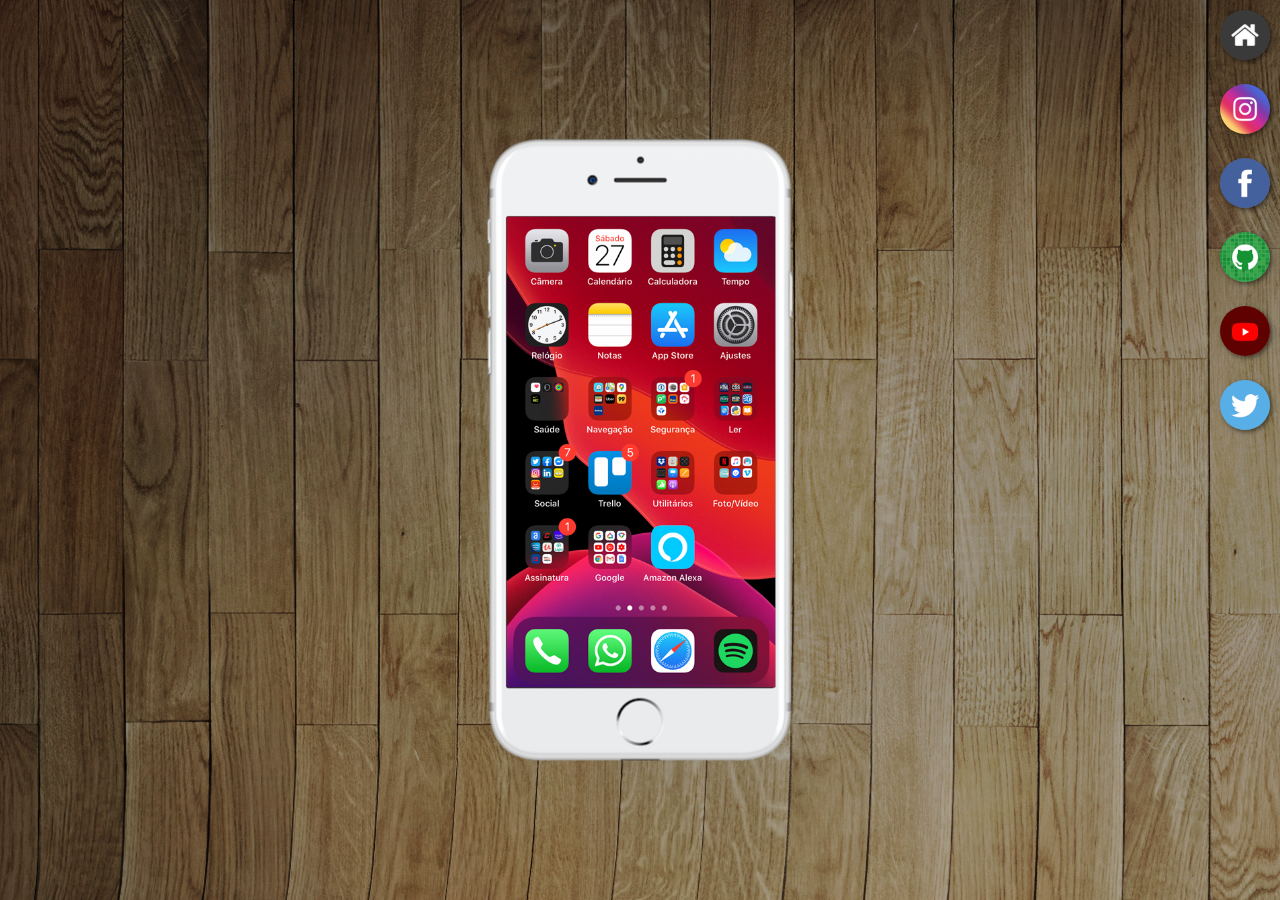
<file: index.html>
<!DOCTYPE html>
<html lang="pt-br">
<head>
    <meta charset="UTF-8">
    <meta name="viewport" content="width=device-width, initial-scale=1.0">
    <link rel="shortcut icon" href="favicon.ico" type="image/x-icon">
    <title>Projeto Redes Sociais</title>
    <link rel="stylesheet" href="estilos/style.css">
</head>
<body>
    <main>
        <section id="telefone">
           <iframe src="home.html" name="tela" id="tela" frameborder="0"></iframe>
        </section>

        <section id="redes-sociais">
            <a href="" target="tela"><img src="imagens/logo-home.jpg" alt=""></a> <br>
            <a href="instagram.html" target="tela"><img src="imagens/logo-instagram.jpg" alt=""></a> <br>
            <a href="facebook.html" target="tela"><img src="imagens/logo-facebook.jpg" alt=""></a> <br>
            <a href="github.html" target="tela"><img src="imagens/logo-github.jpg" alt=""></a> <br>
            <a href="youtube.html" target="tela"><img src="imagens/logo-youtube.jpg" alt=""></a> <br>
            <a href="x.html" target="tela"><img src="imagens/logo-twitter.jpg" alt=""></a> <br>
        </section>
    </main>
</body>
</html>
</file>
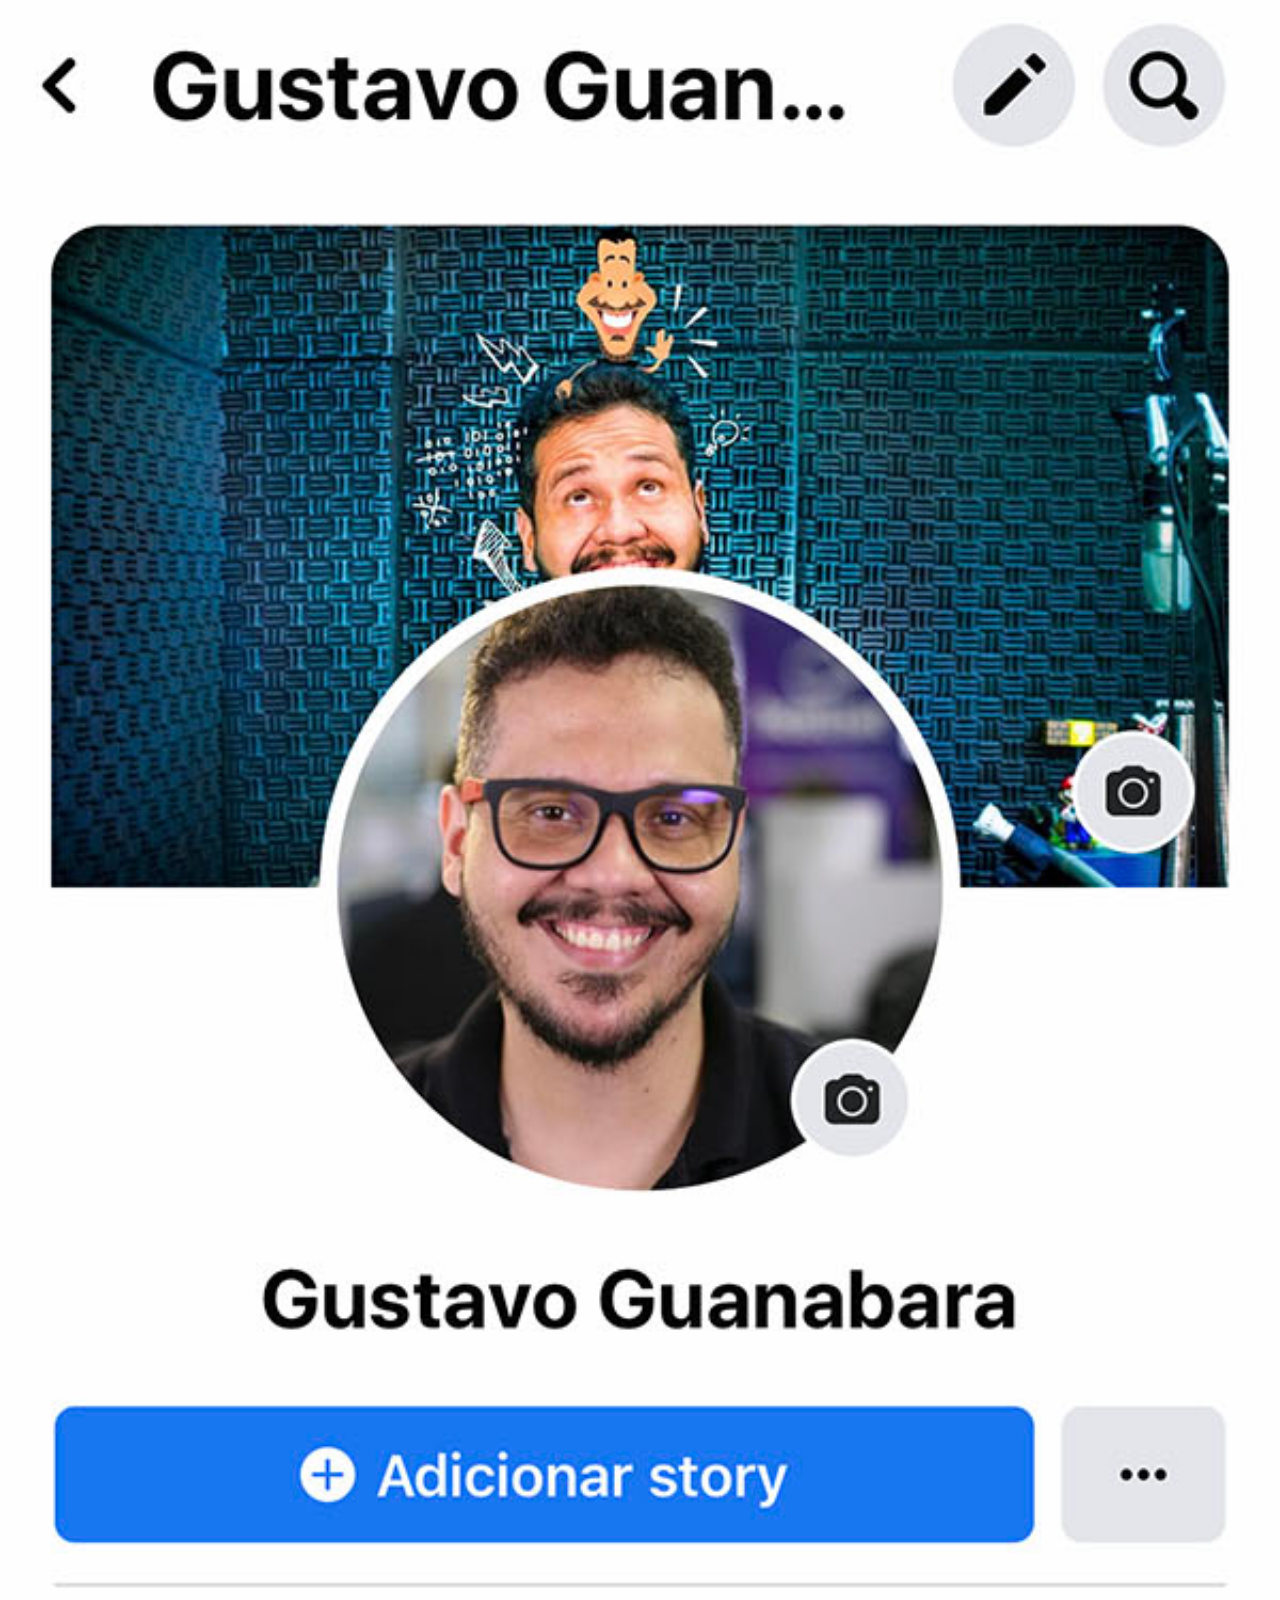
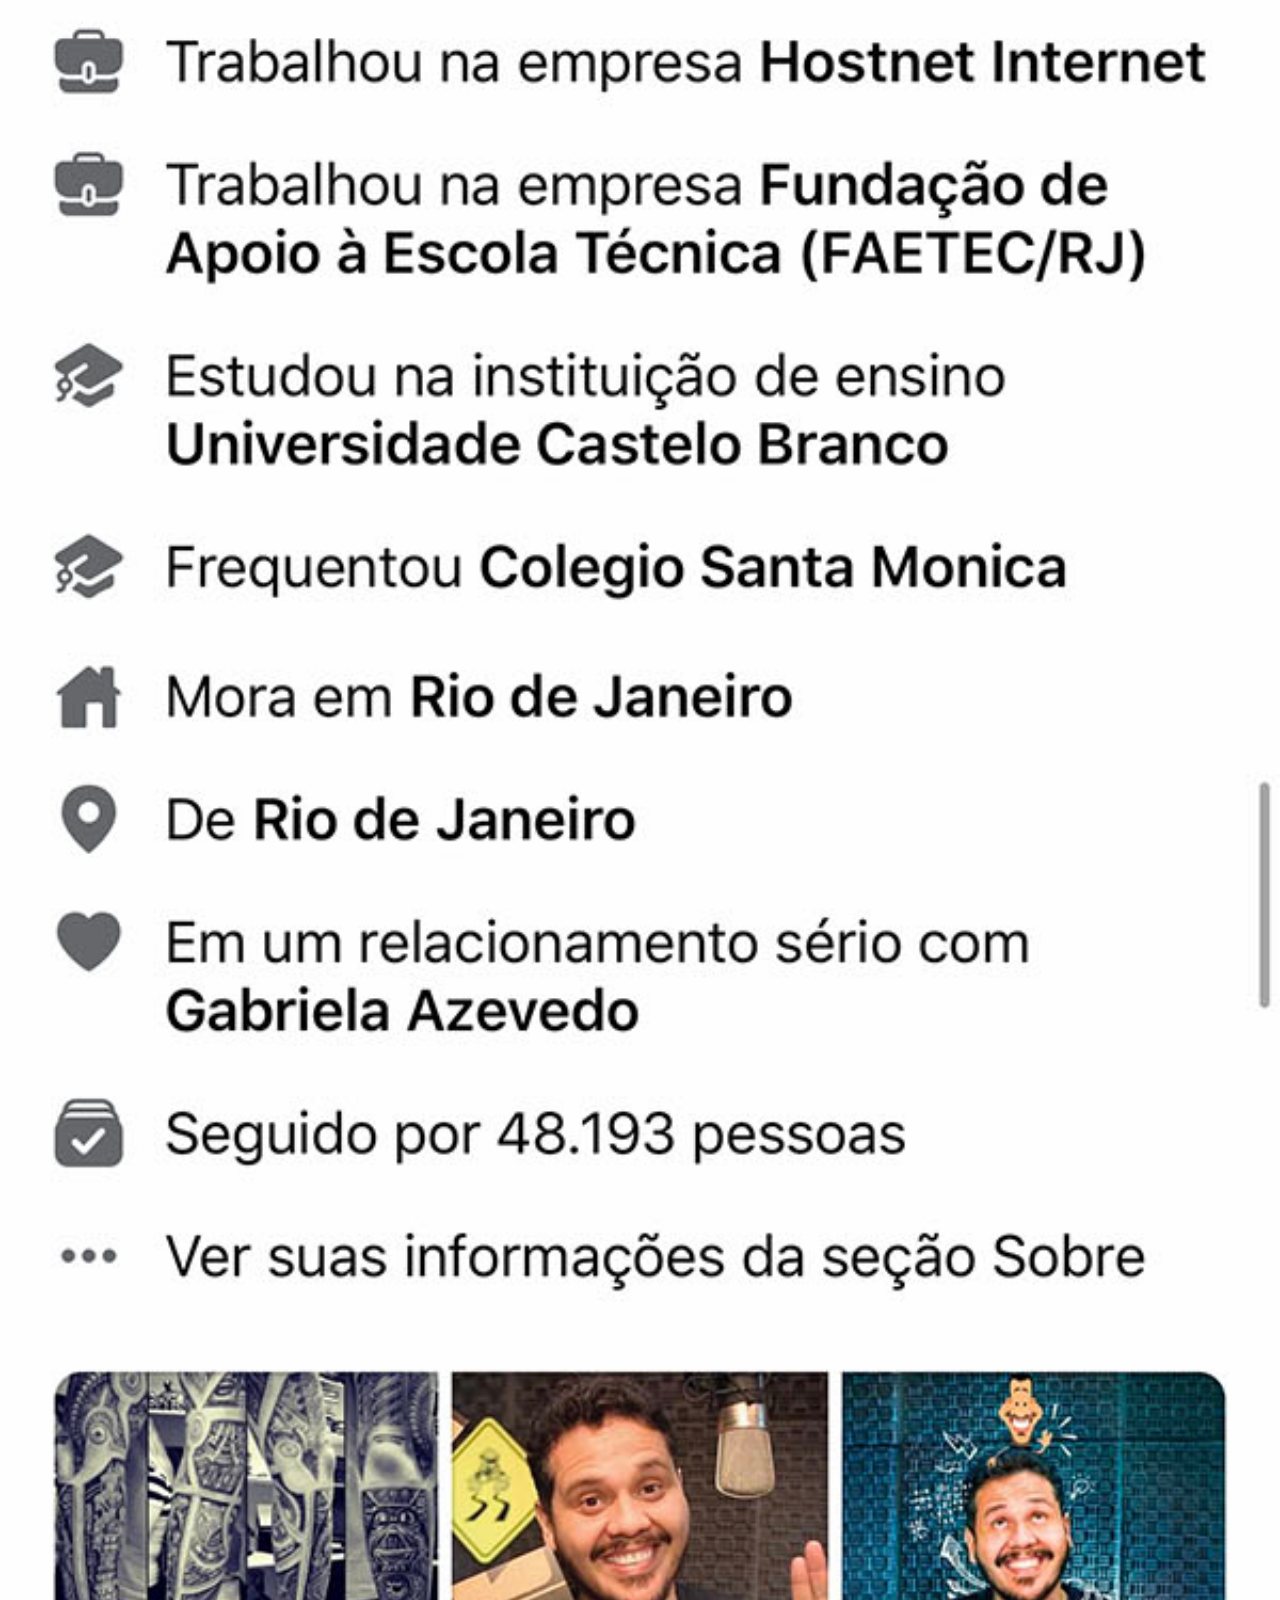
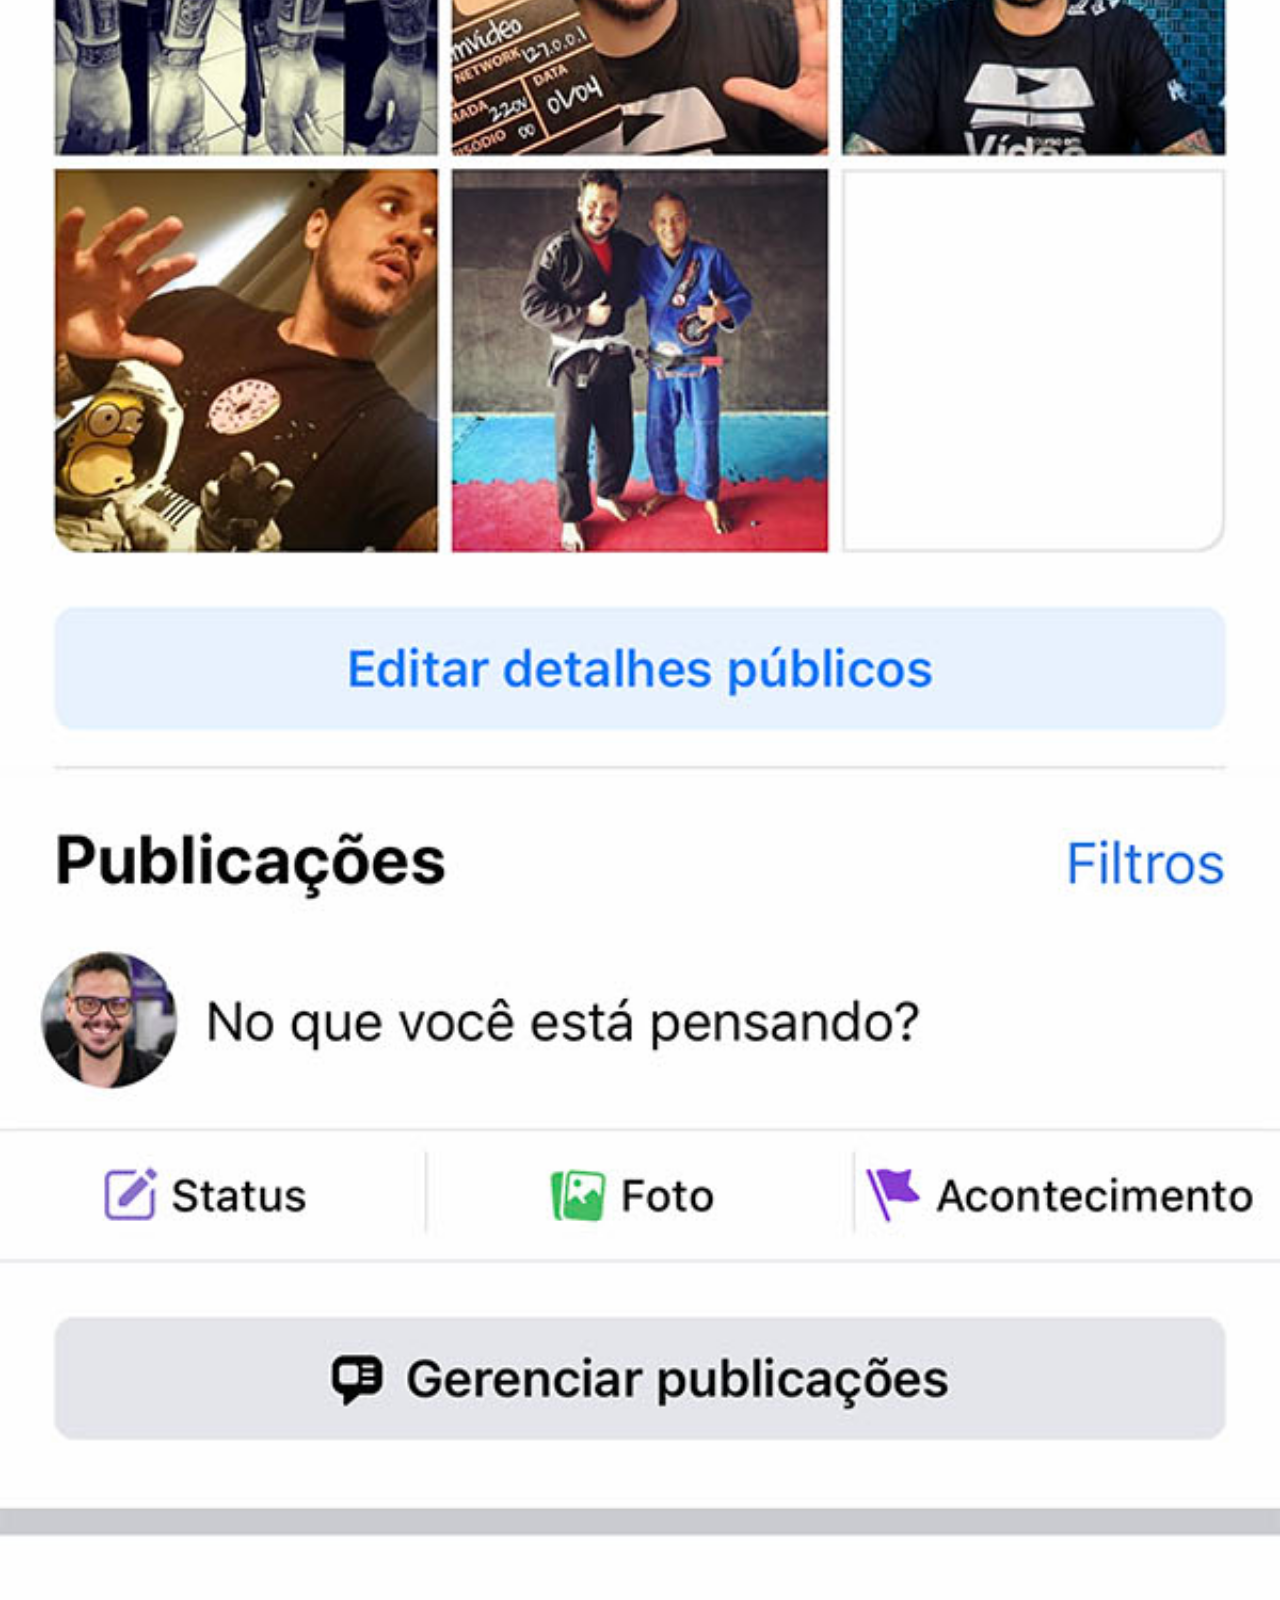
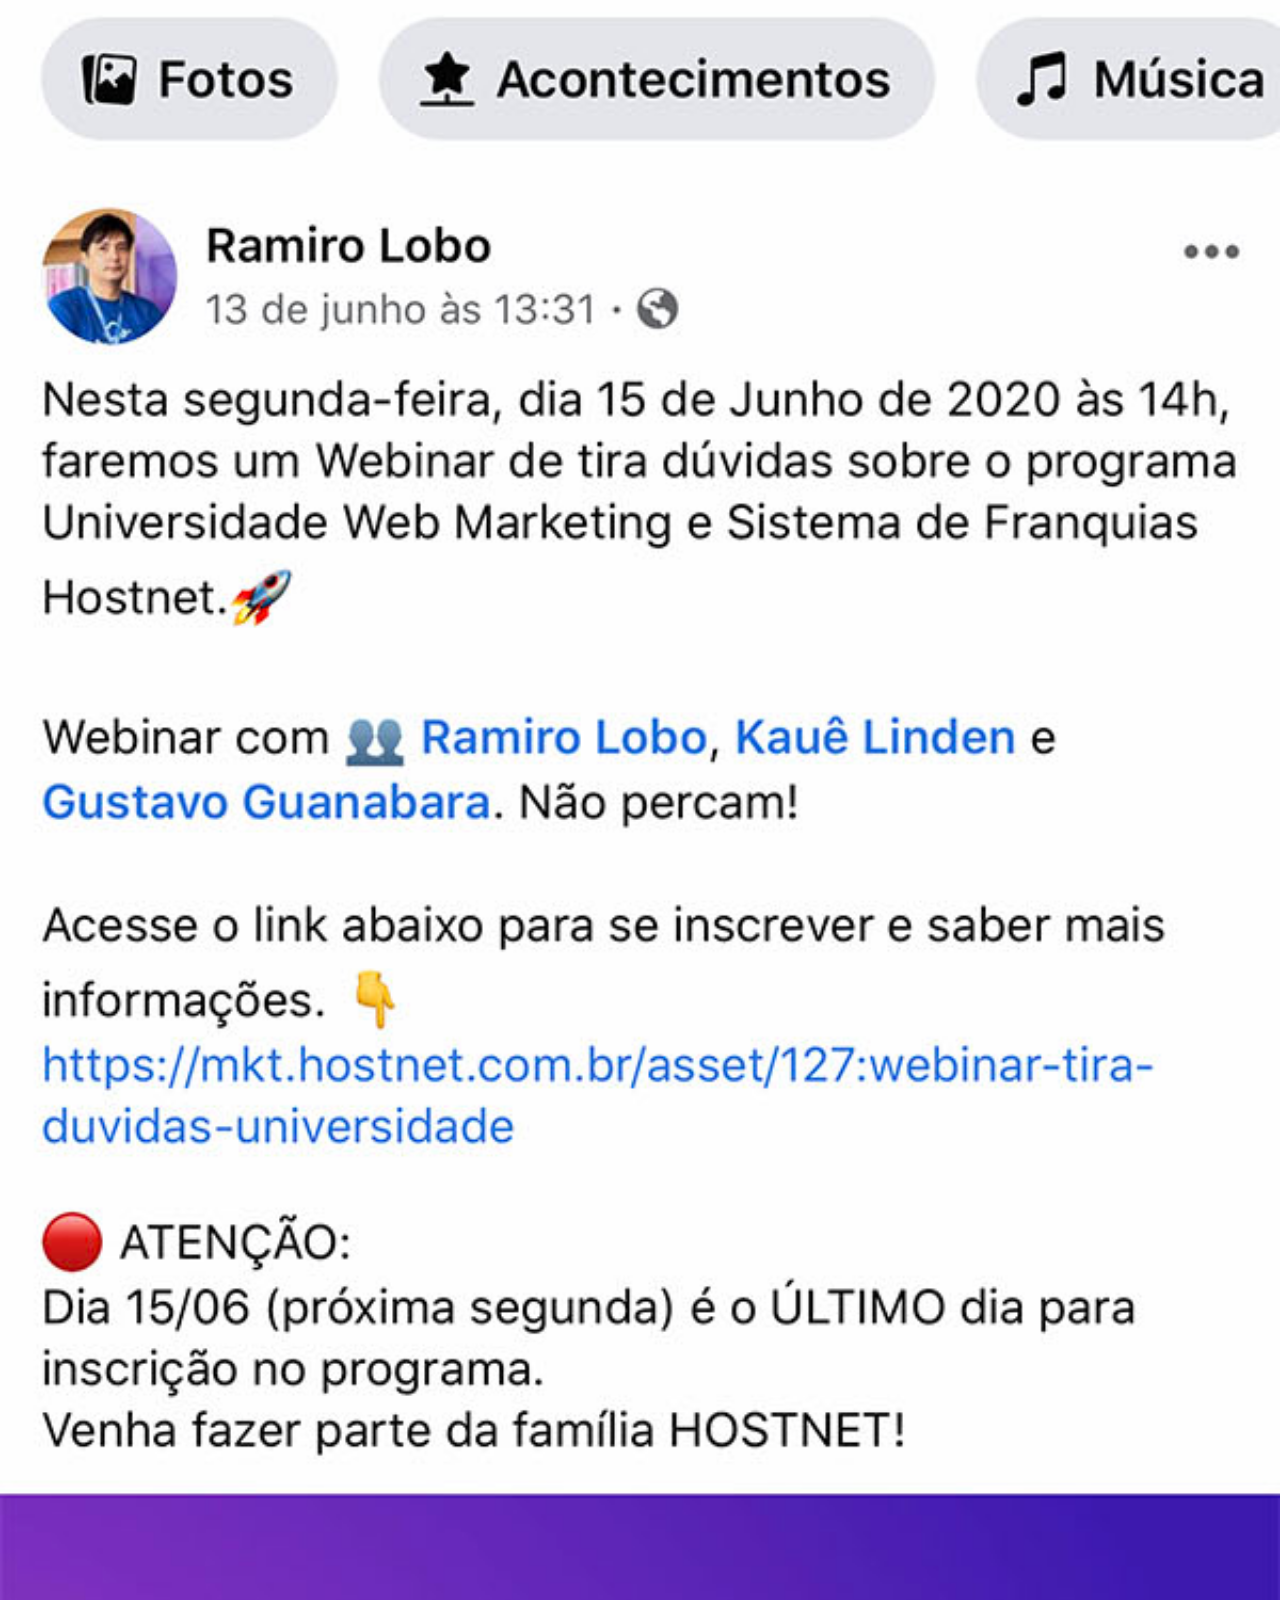
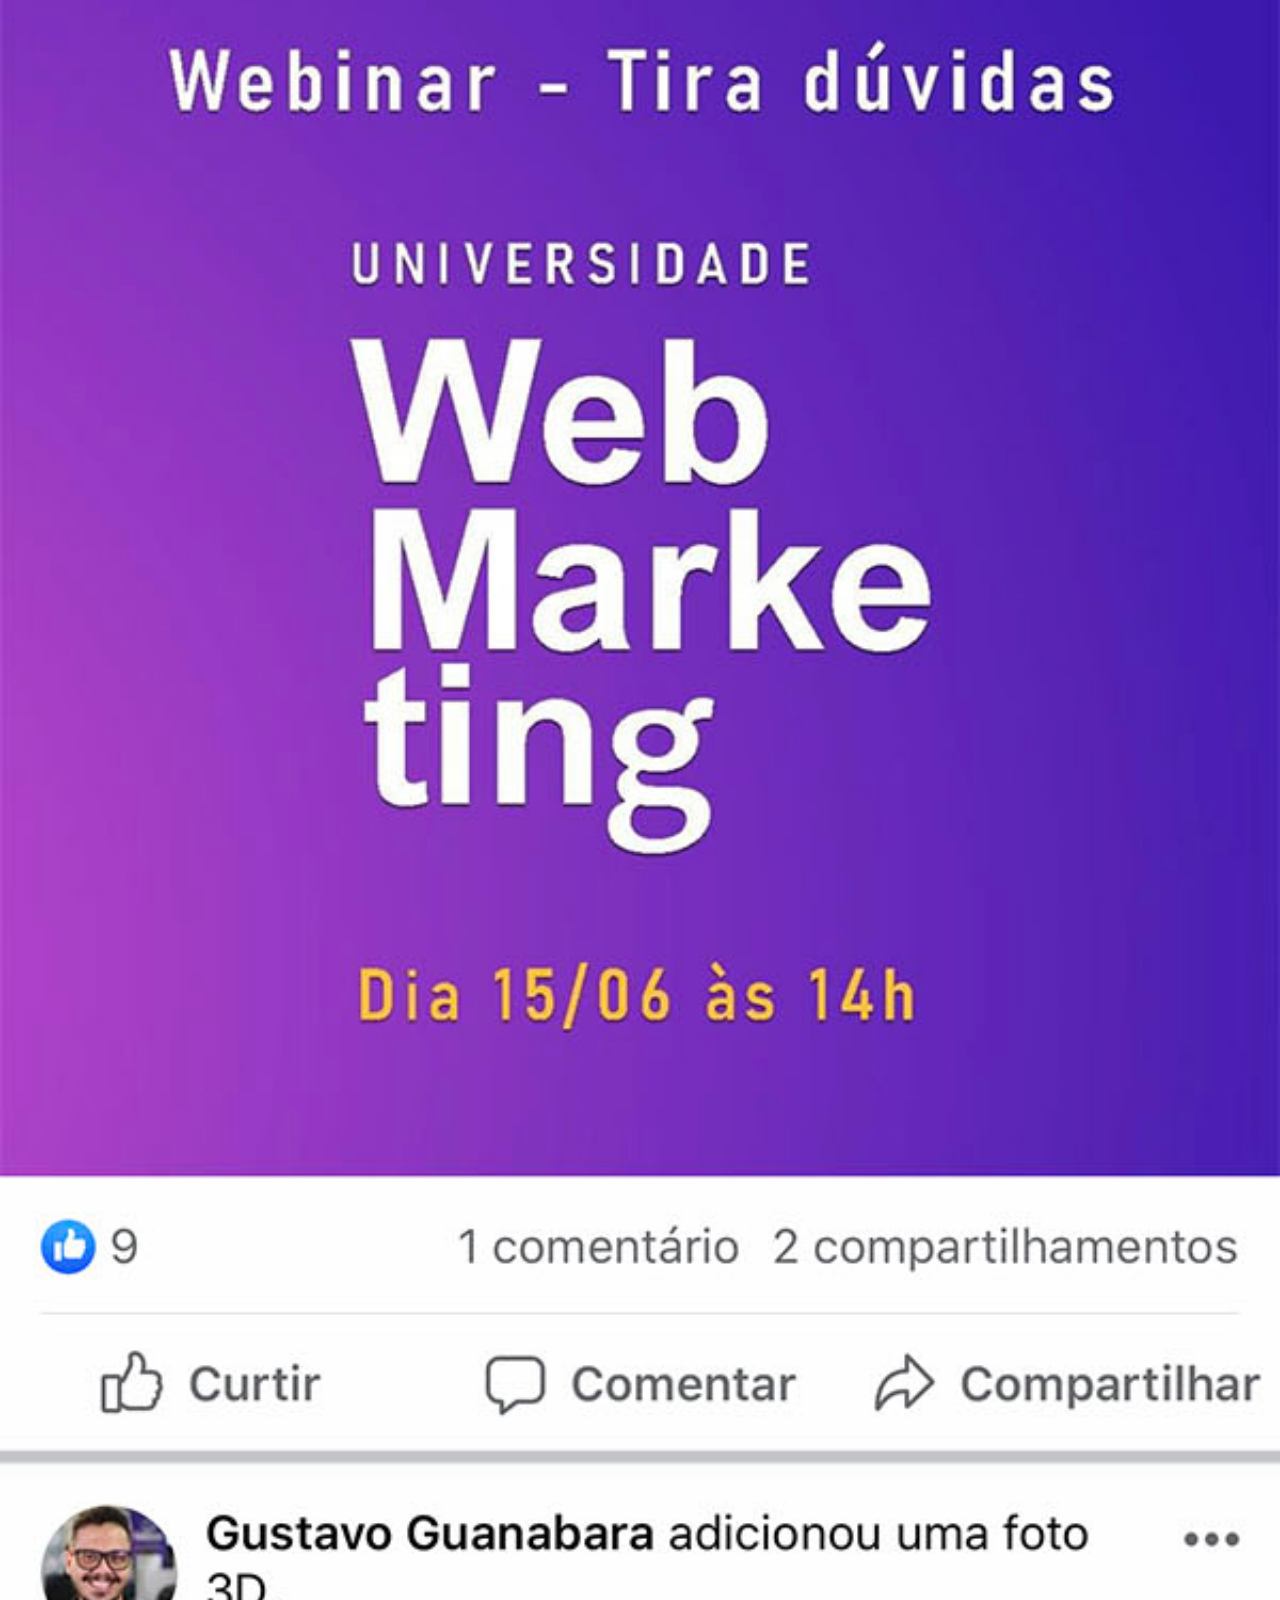
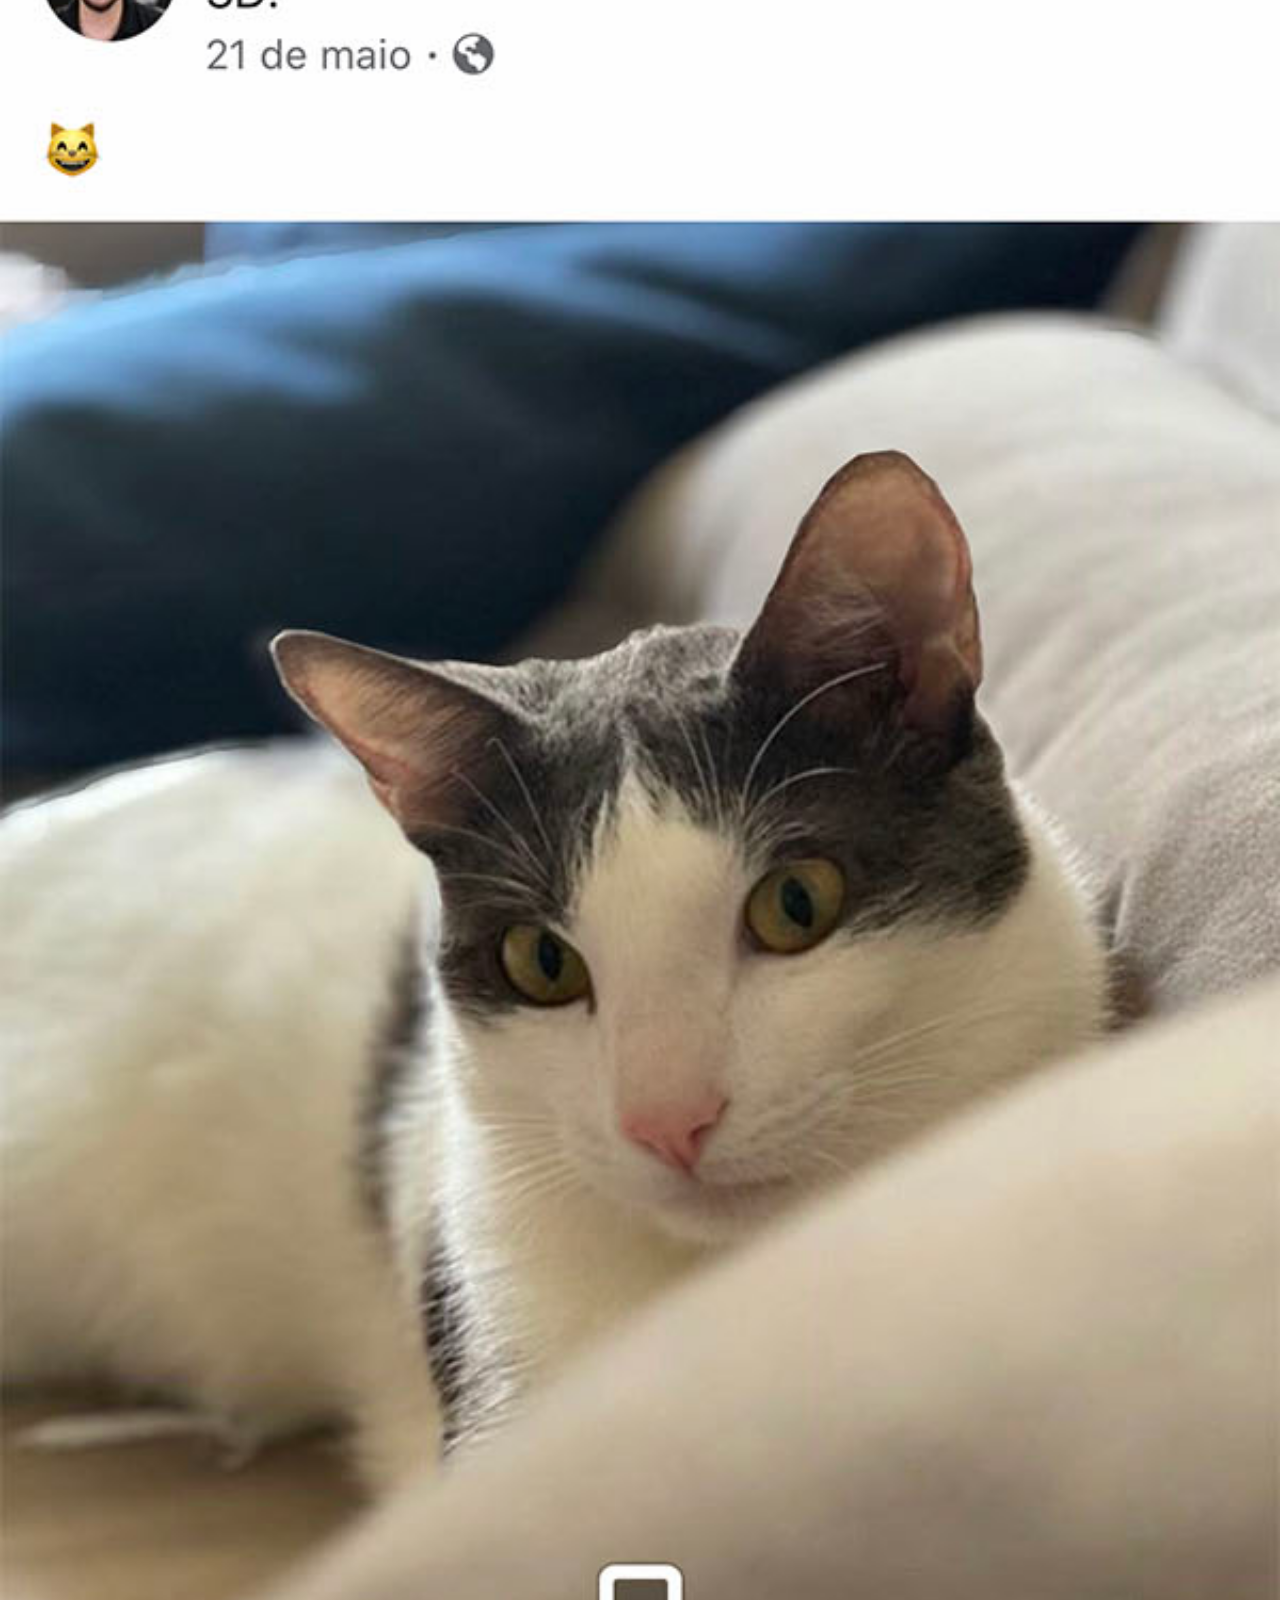
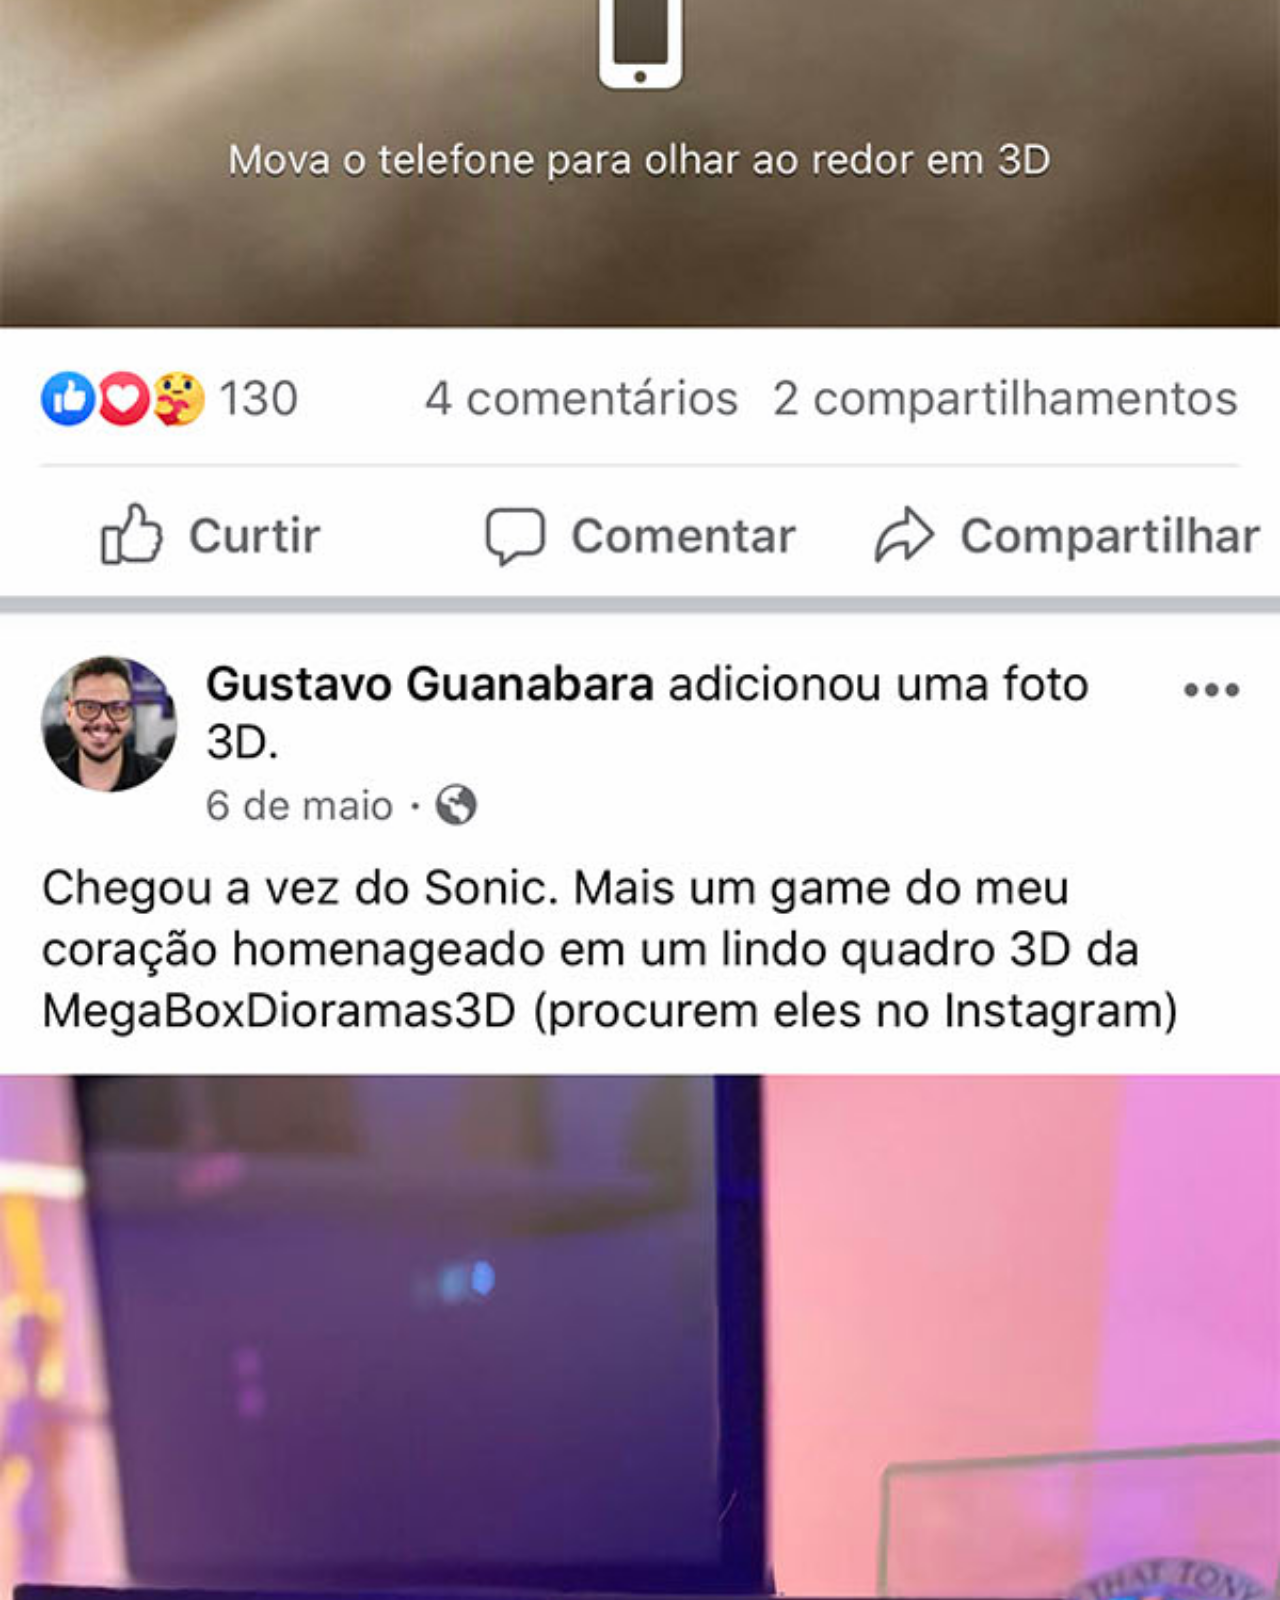
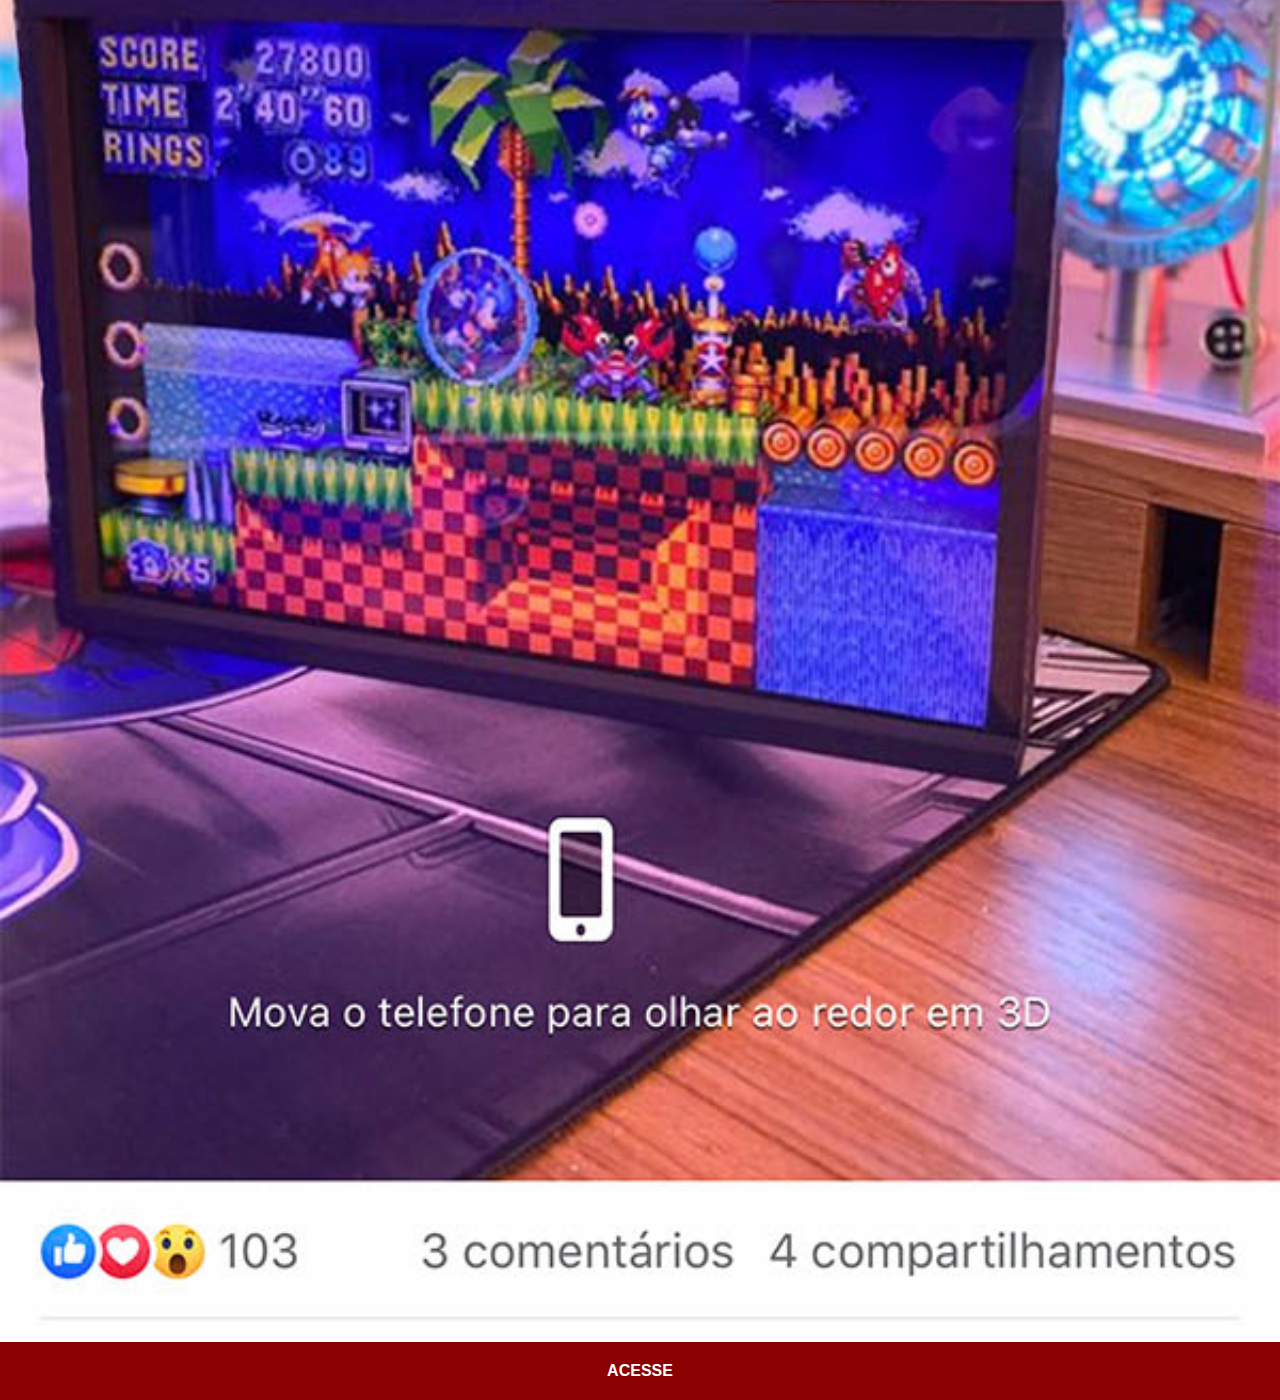
<file: facebook.html>
<!DOCTYPE html>
<html lang="pt-br">
<head>
    <meta charset="UTF-8">
    <meta name="viewport" content="width=device-width, initial-scale=1.0">
    <title>Social</title>
    <link rel="stylesheet" href="estilos/social.css">
</head>
<body>
    <img src="imagens/tela-facebook.jpg" alt="Facebook">
    <a href="">ACESSE</a>
</body>
</html>
</file>
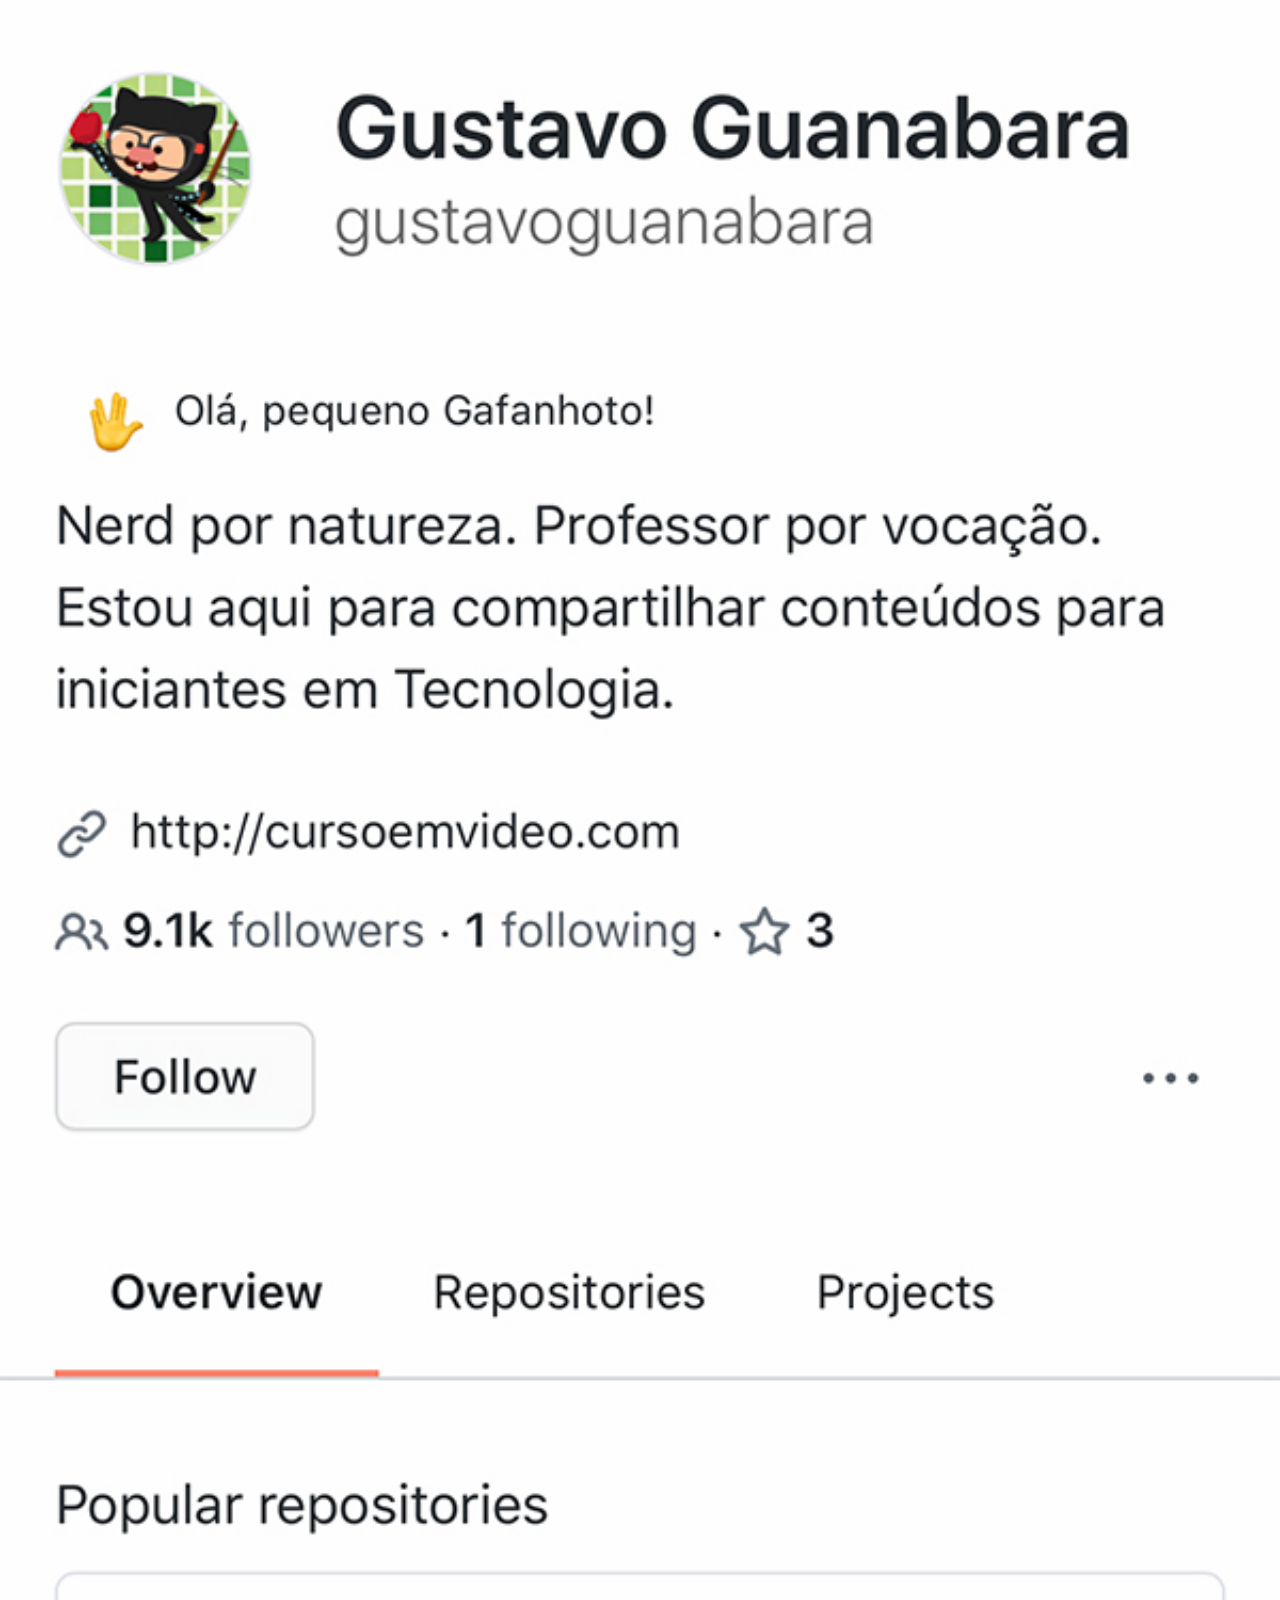
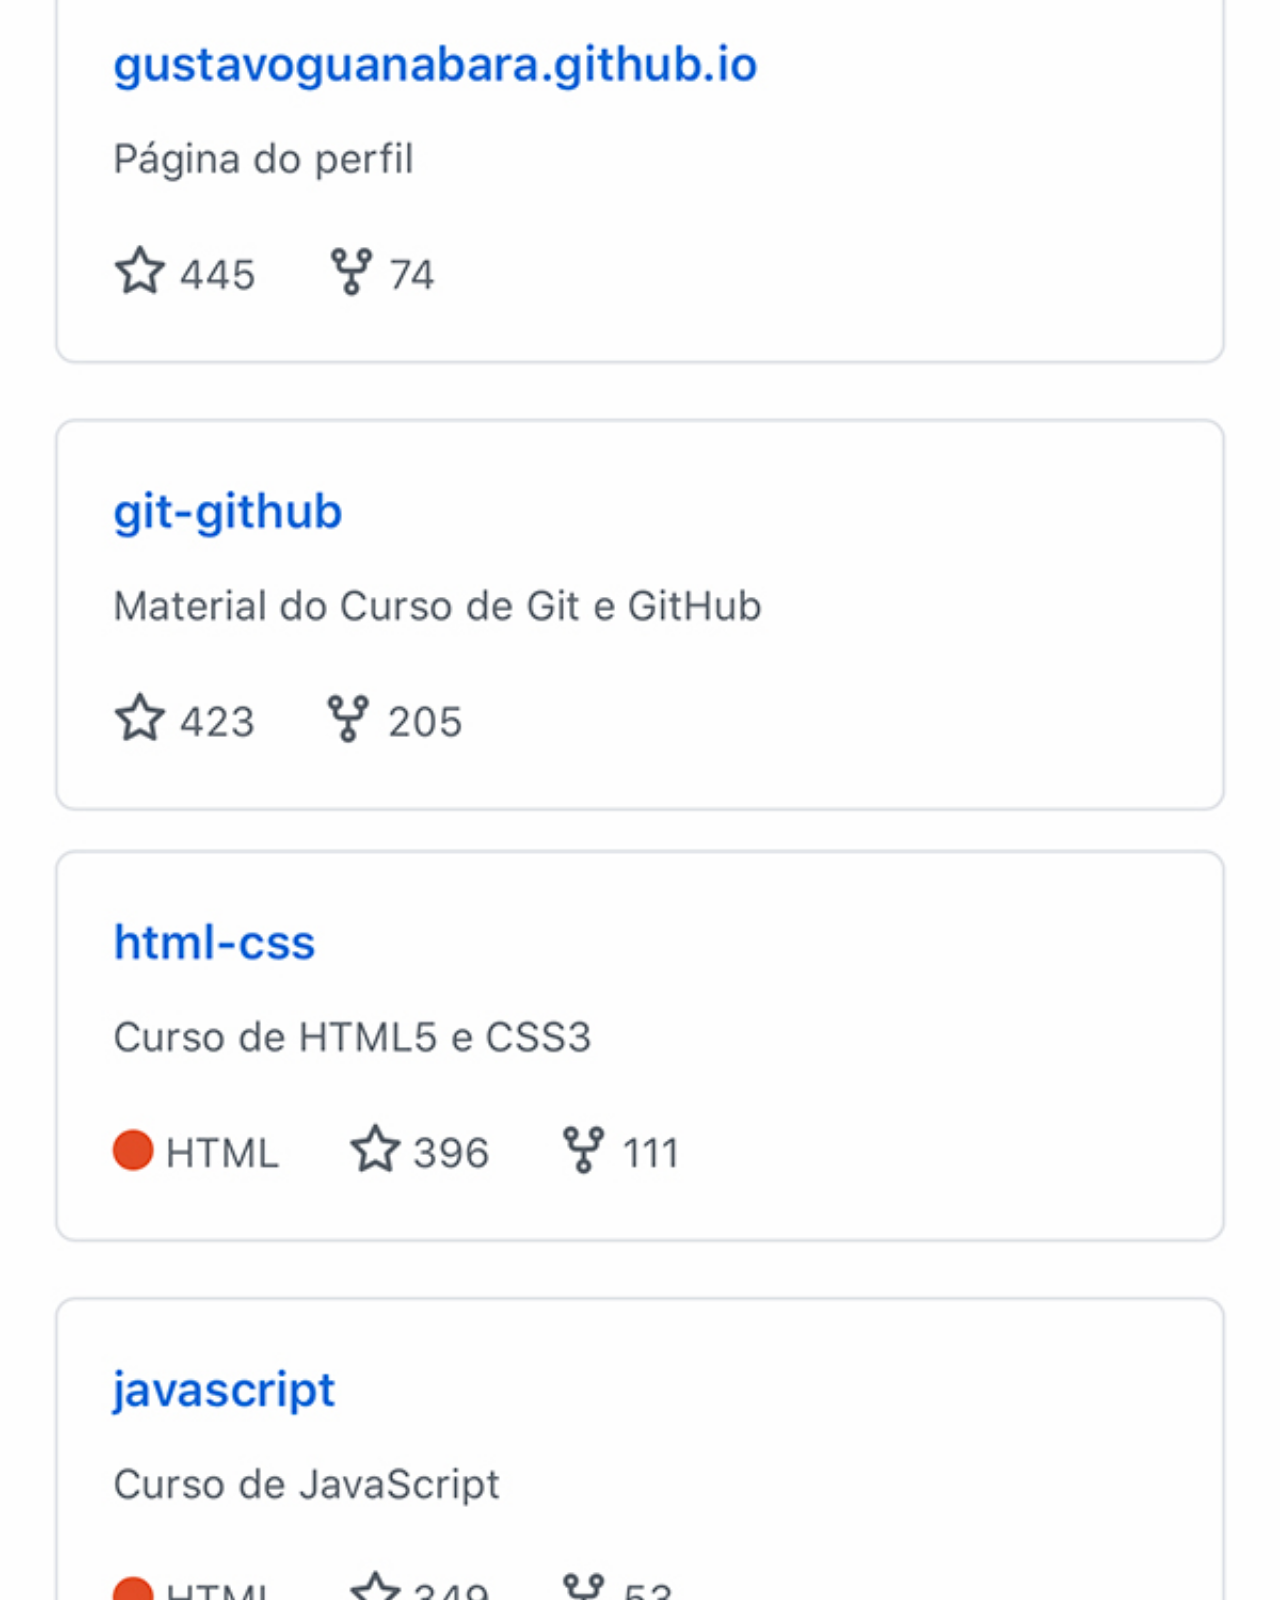
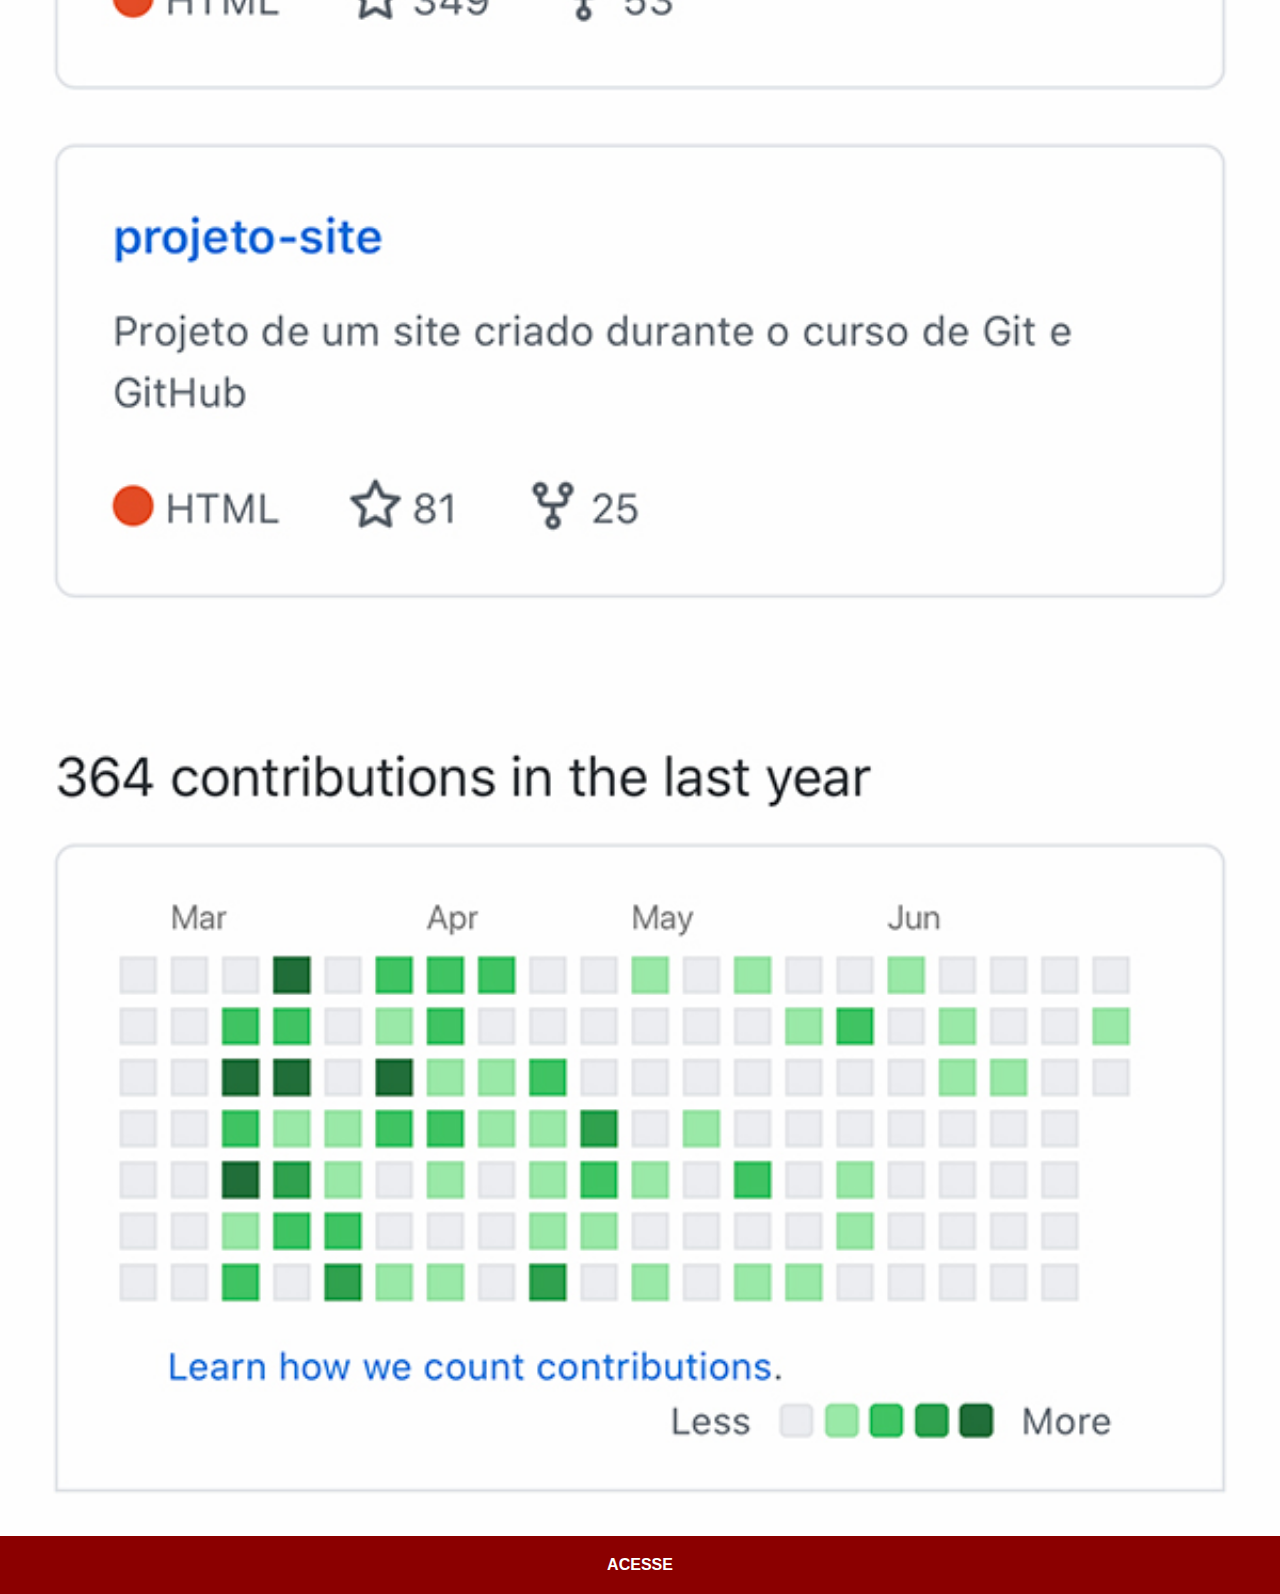
<file: github.html>
<!DOCTYPE html>
<html lang="pt-br">
<head>
    <meta charset="UTF-8">
    <meta name="viewport" content="width=device-width, initial-scale=1.0">
    <title>Social</title>
    <link rel="stylesheet" href="estilos/social.css">
</head>
<body>
    <img src="imagens/tela-github.jpg" alt="GitHub">
    <a href="https://github.com/gustavoguanabara" target="_blank">ACESSE</a>
</body>
</html>
</file>
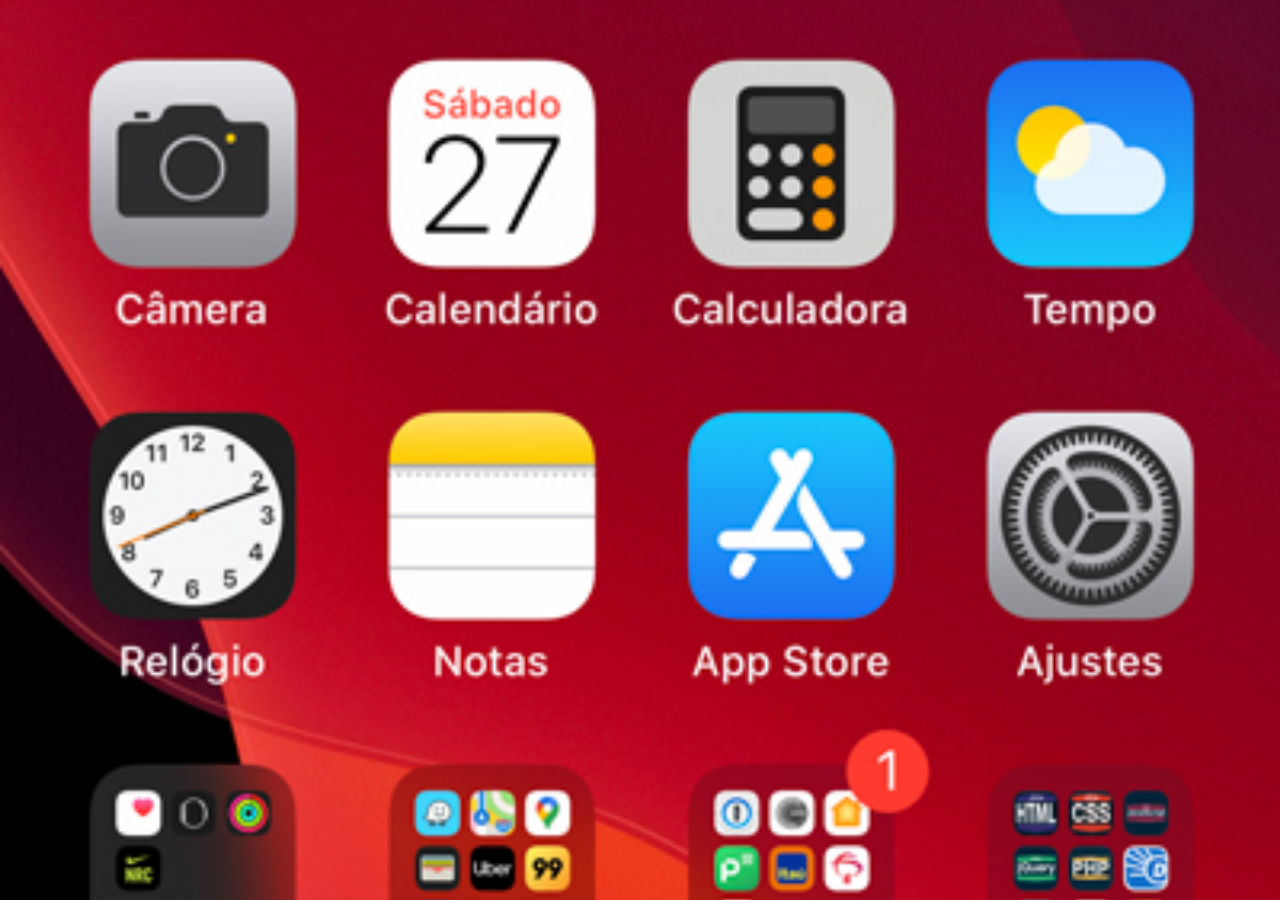
<file: home.html>
<!DOCTYPE html>
<html lang="pt-br">
<head>
    <meta charset="UTF-8">
    <meta name="viewport" content="width=device-width, initial-scale=1.0">
    <title>tela</title>
    <style>
        * {
            margin: 0px;
            padding: 0px;
        }
        body {
            background: black url(imagens/tela-home.jpg) no-repeat top center;
            background-size: cover;
        }        

    </style>
</head>
<body>
    
</body>
</html>
</file>
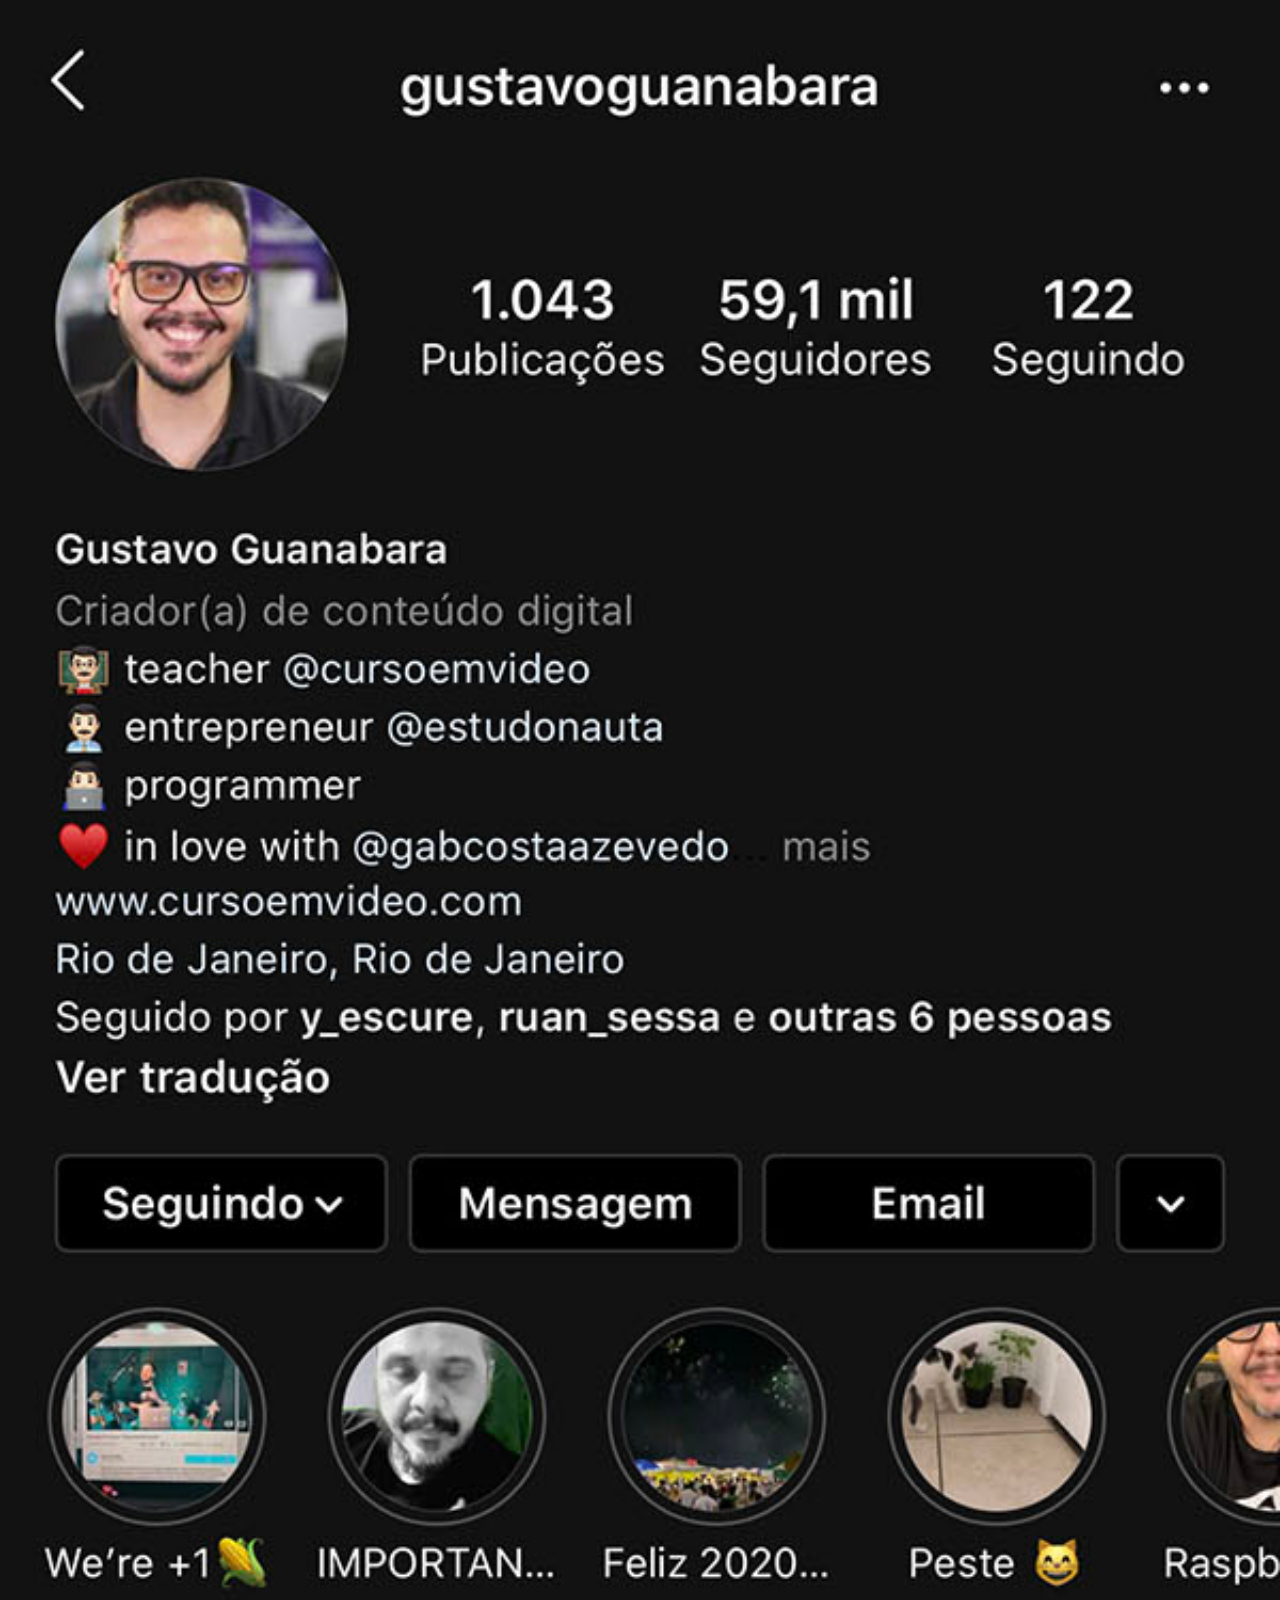
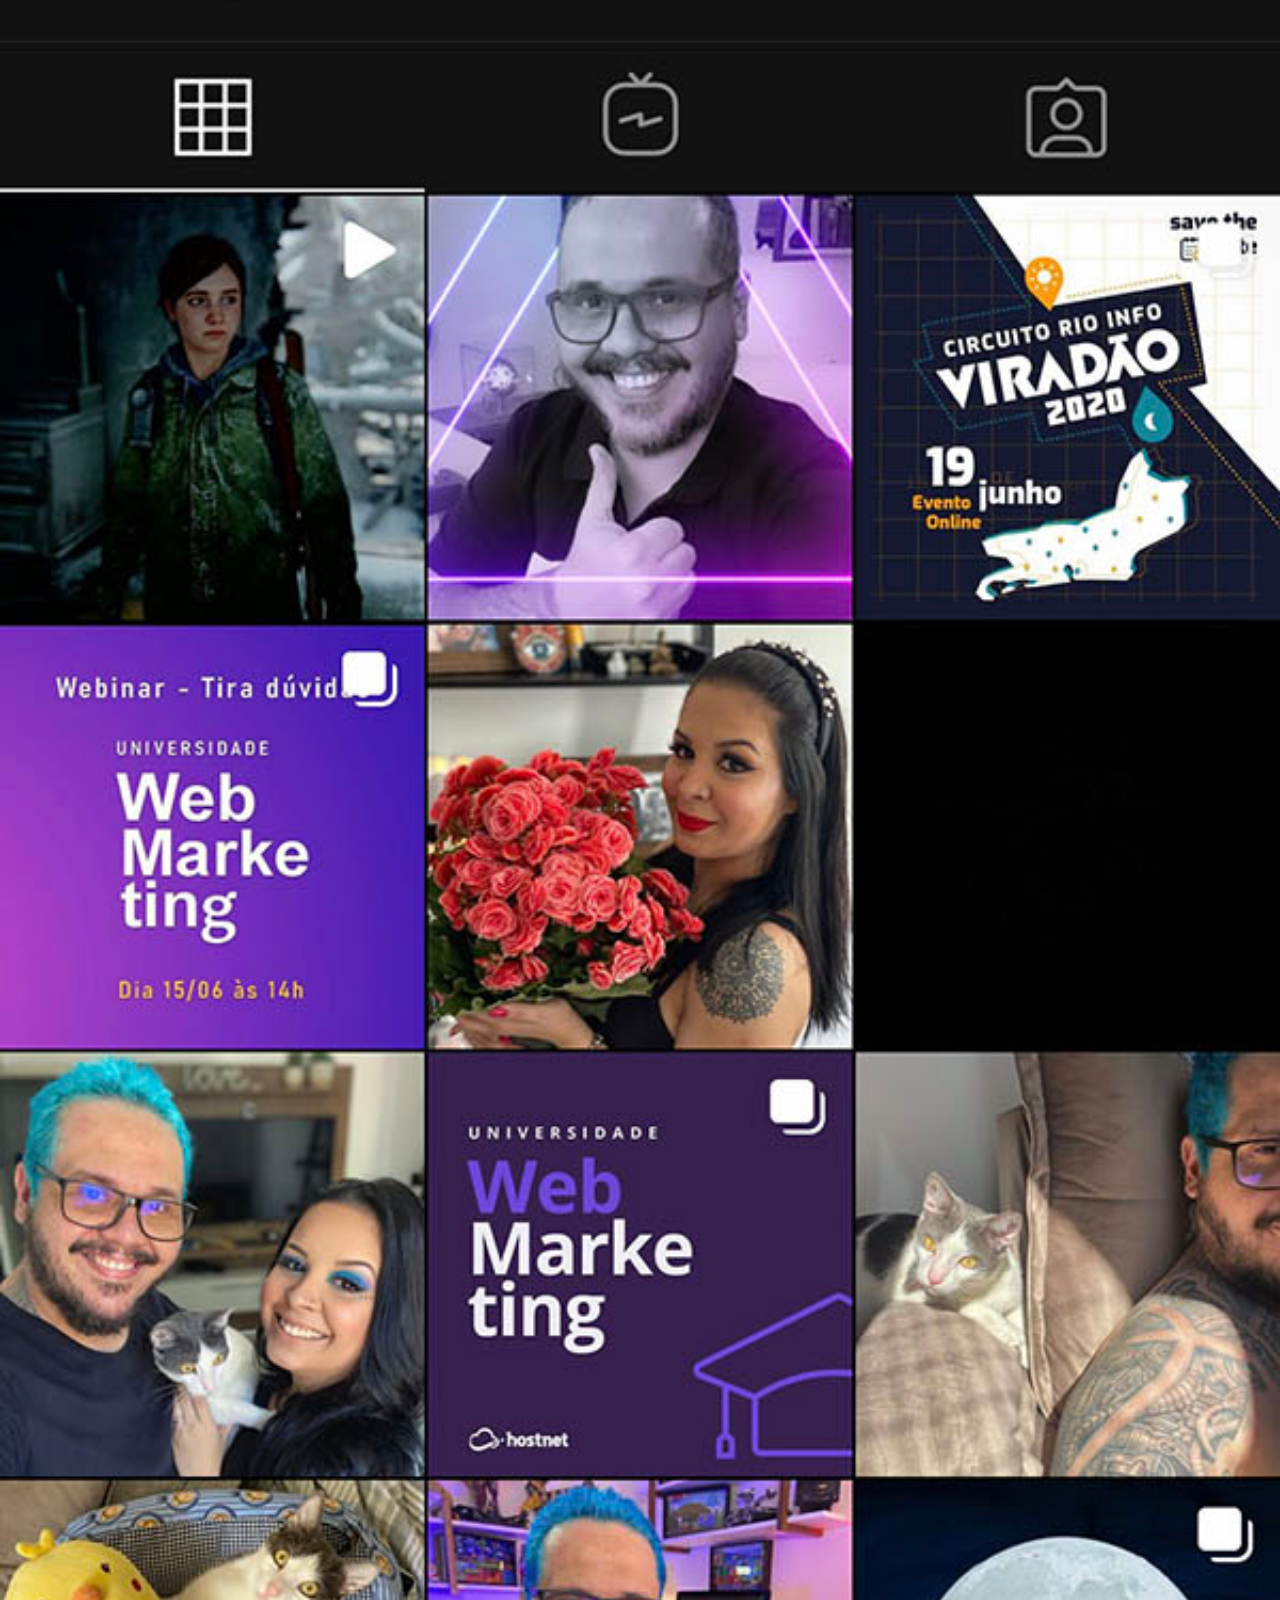
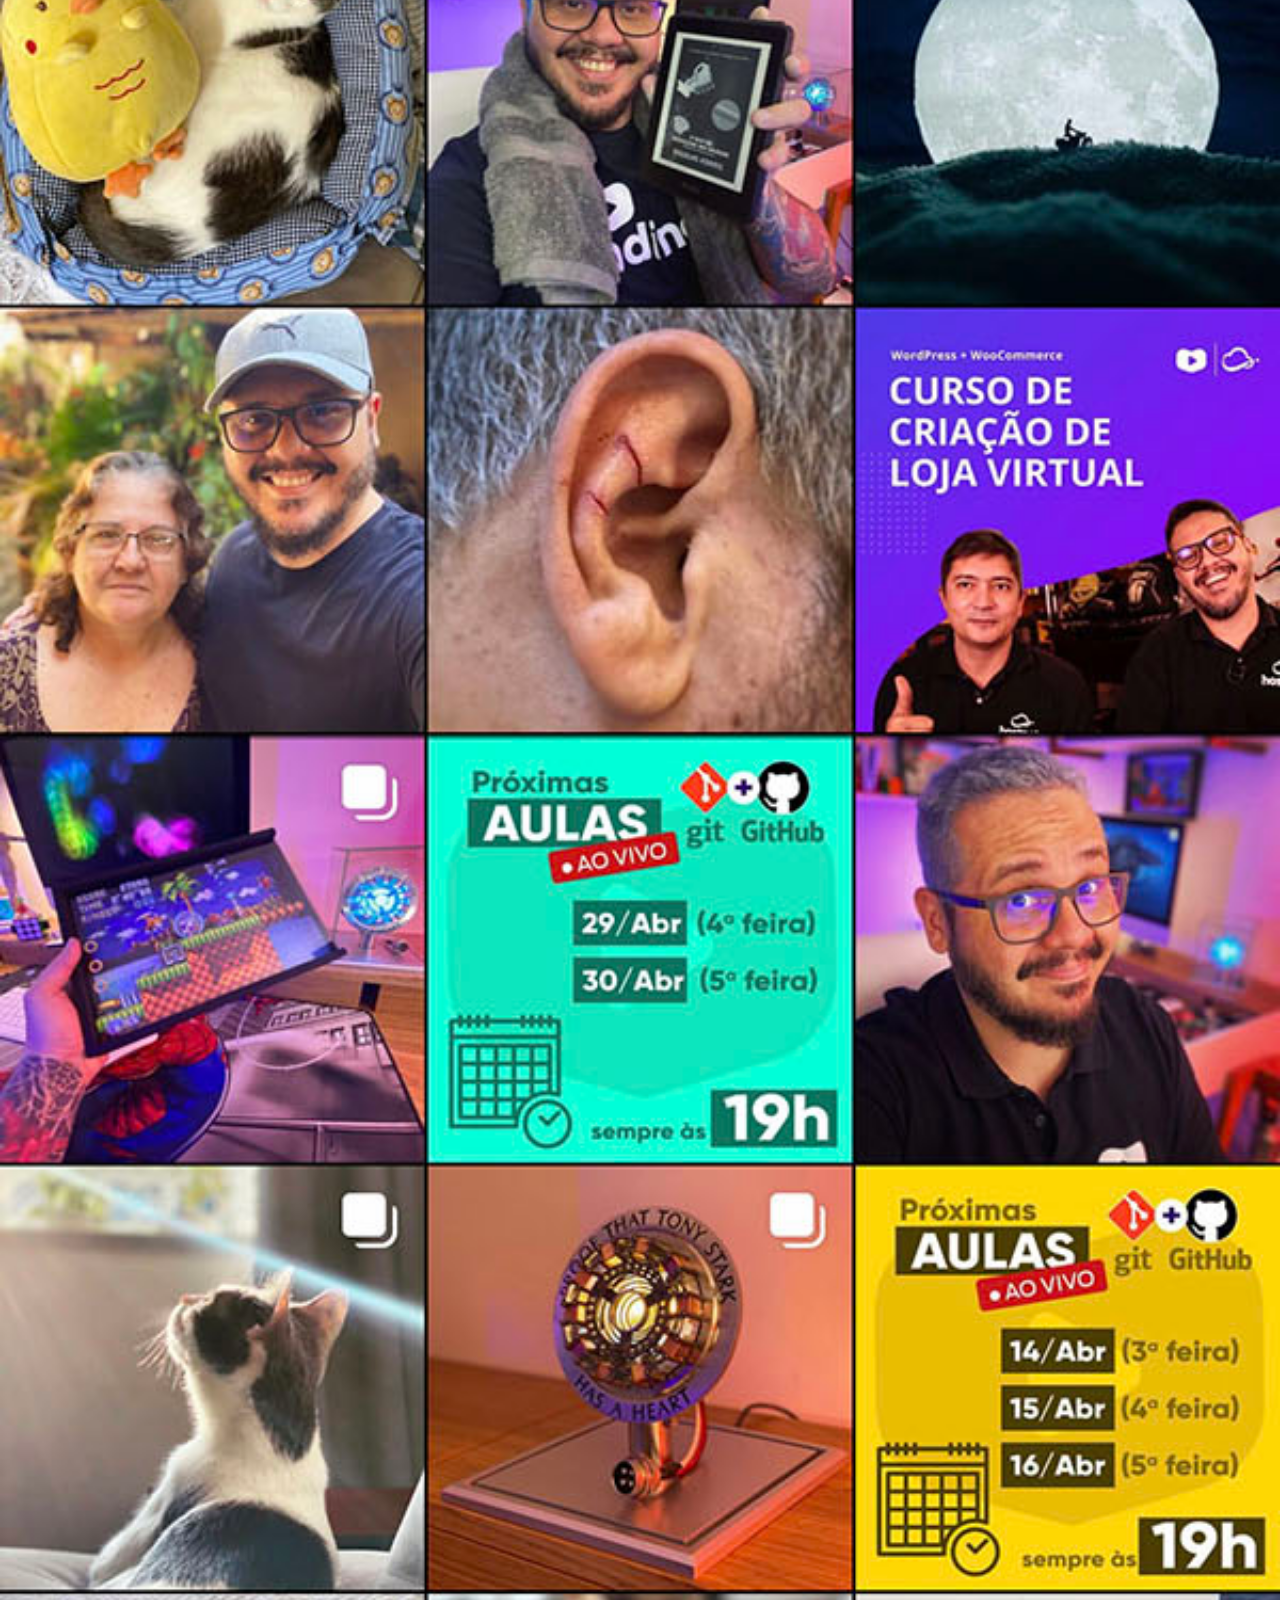
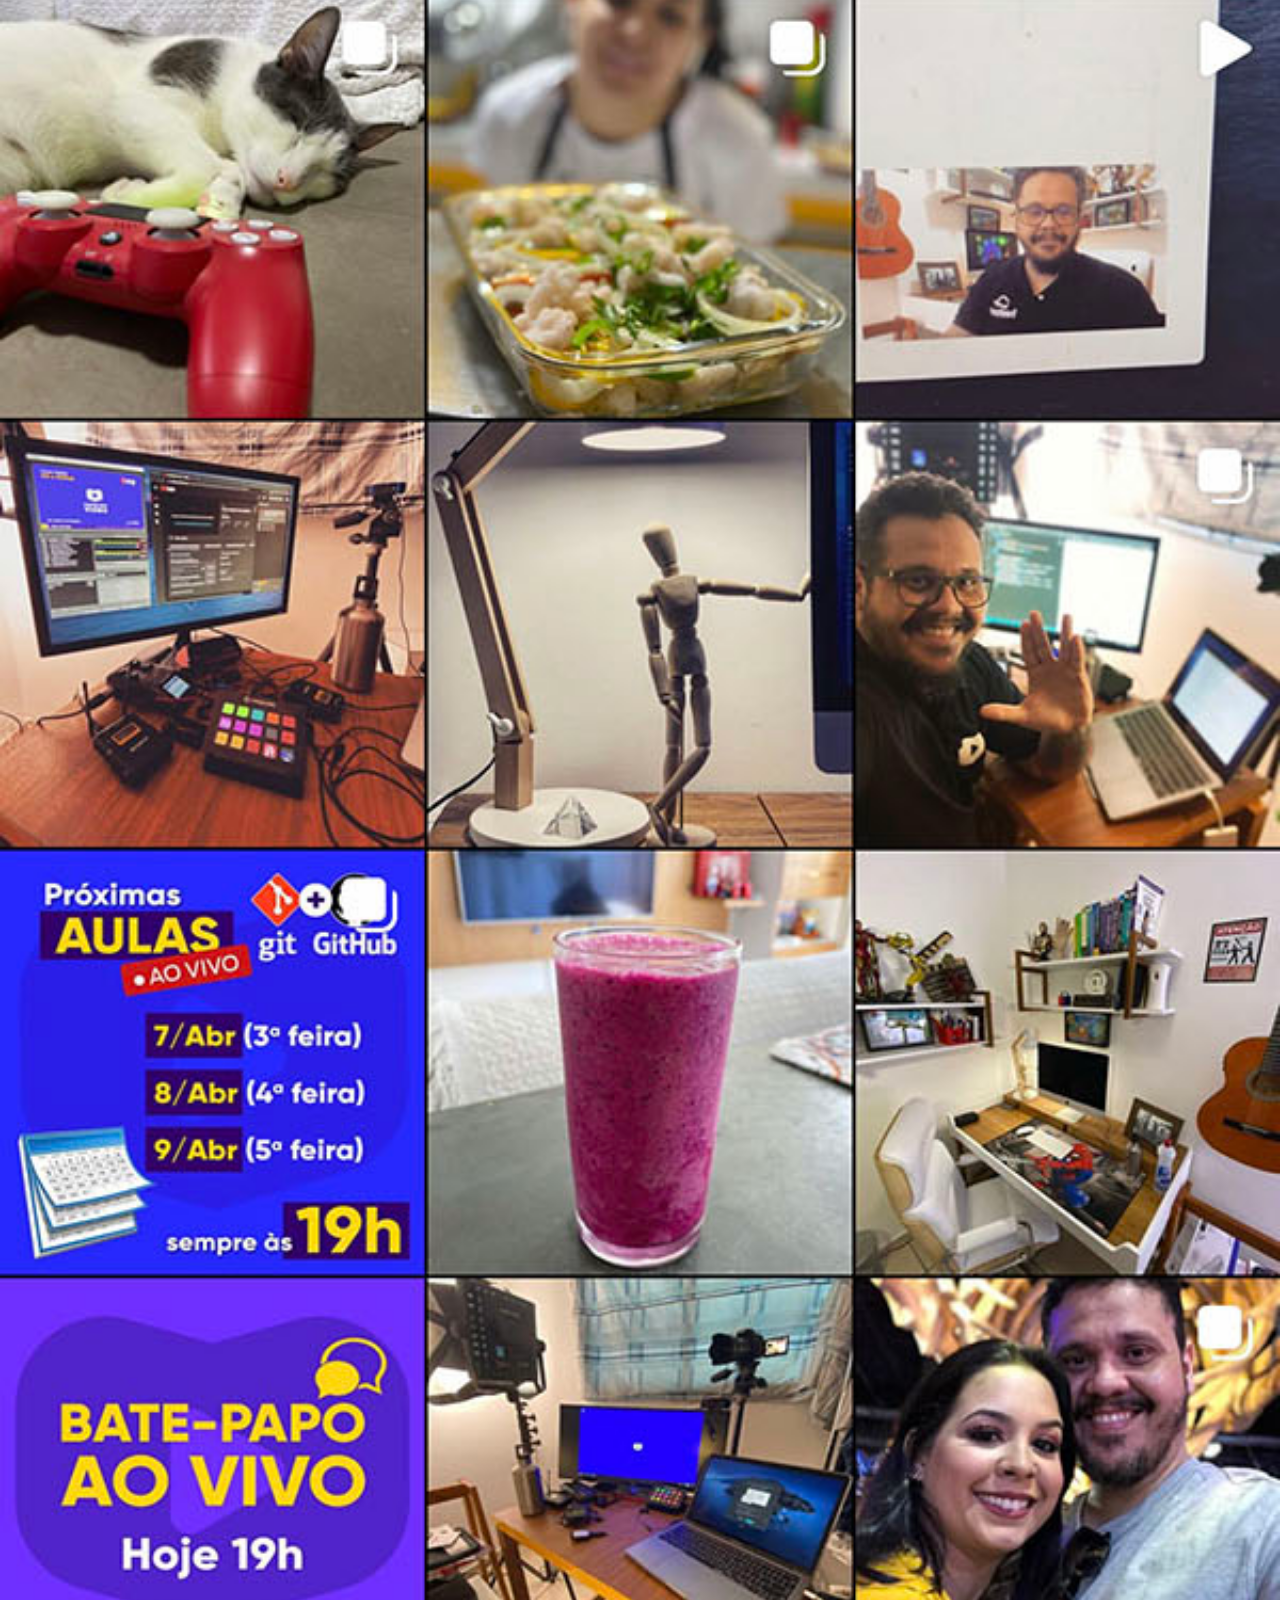
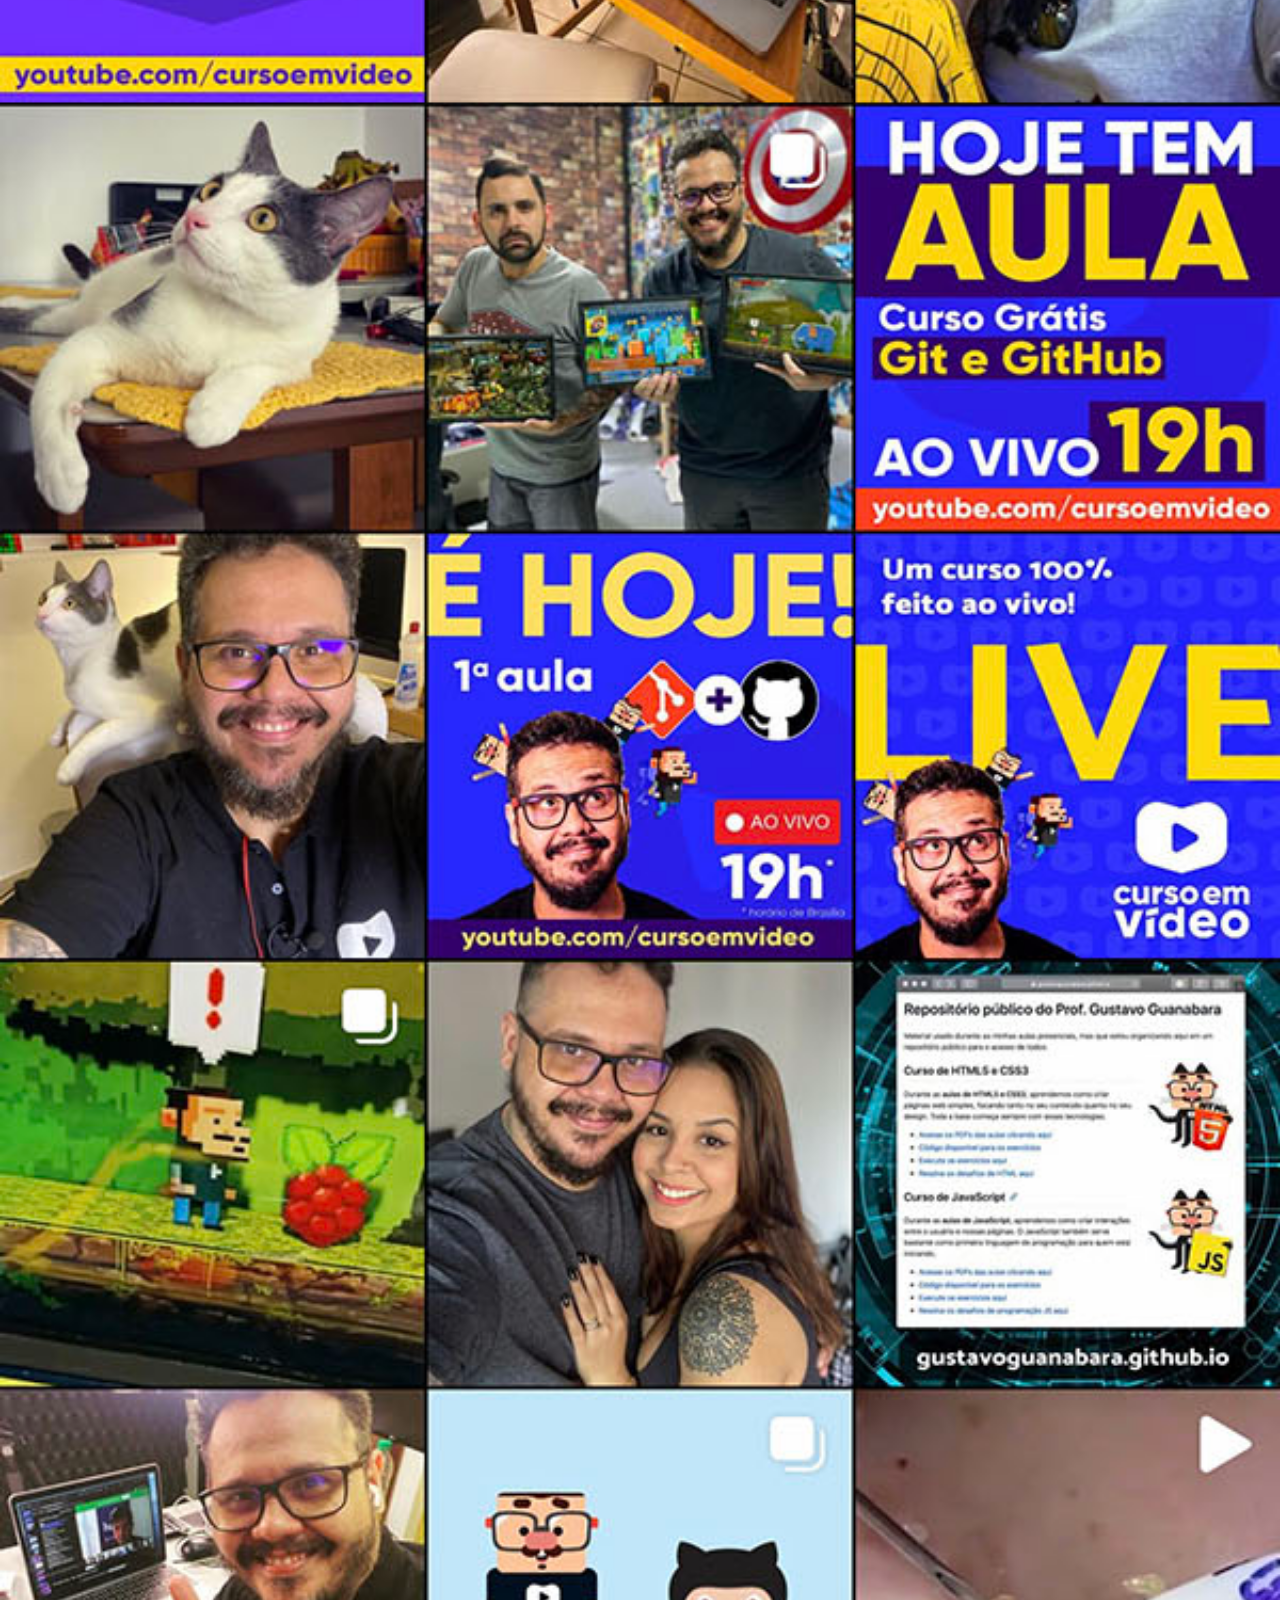
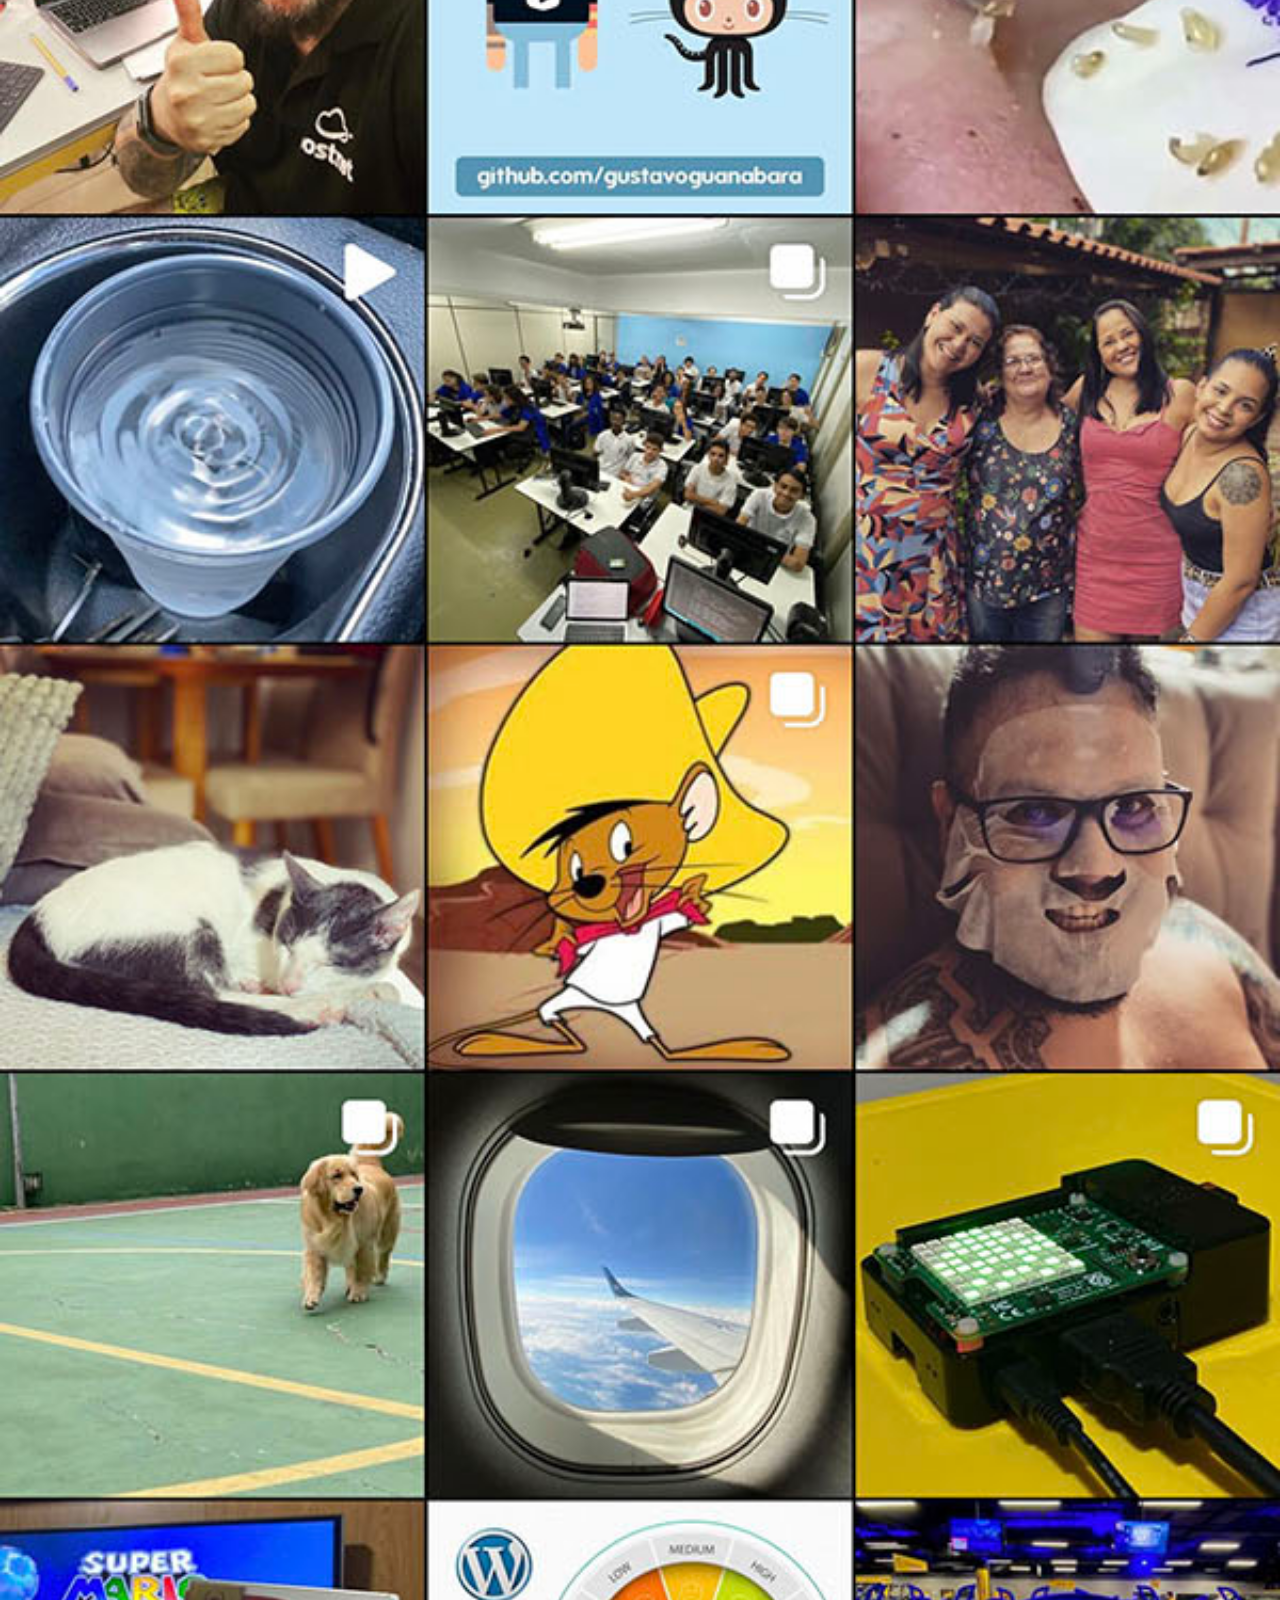
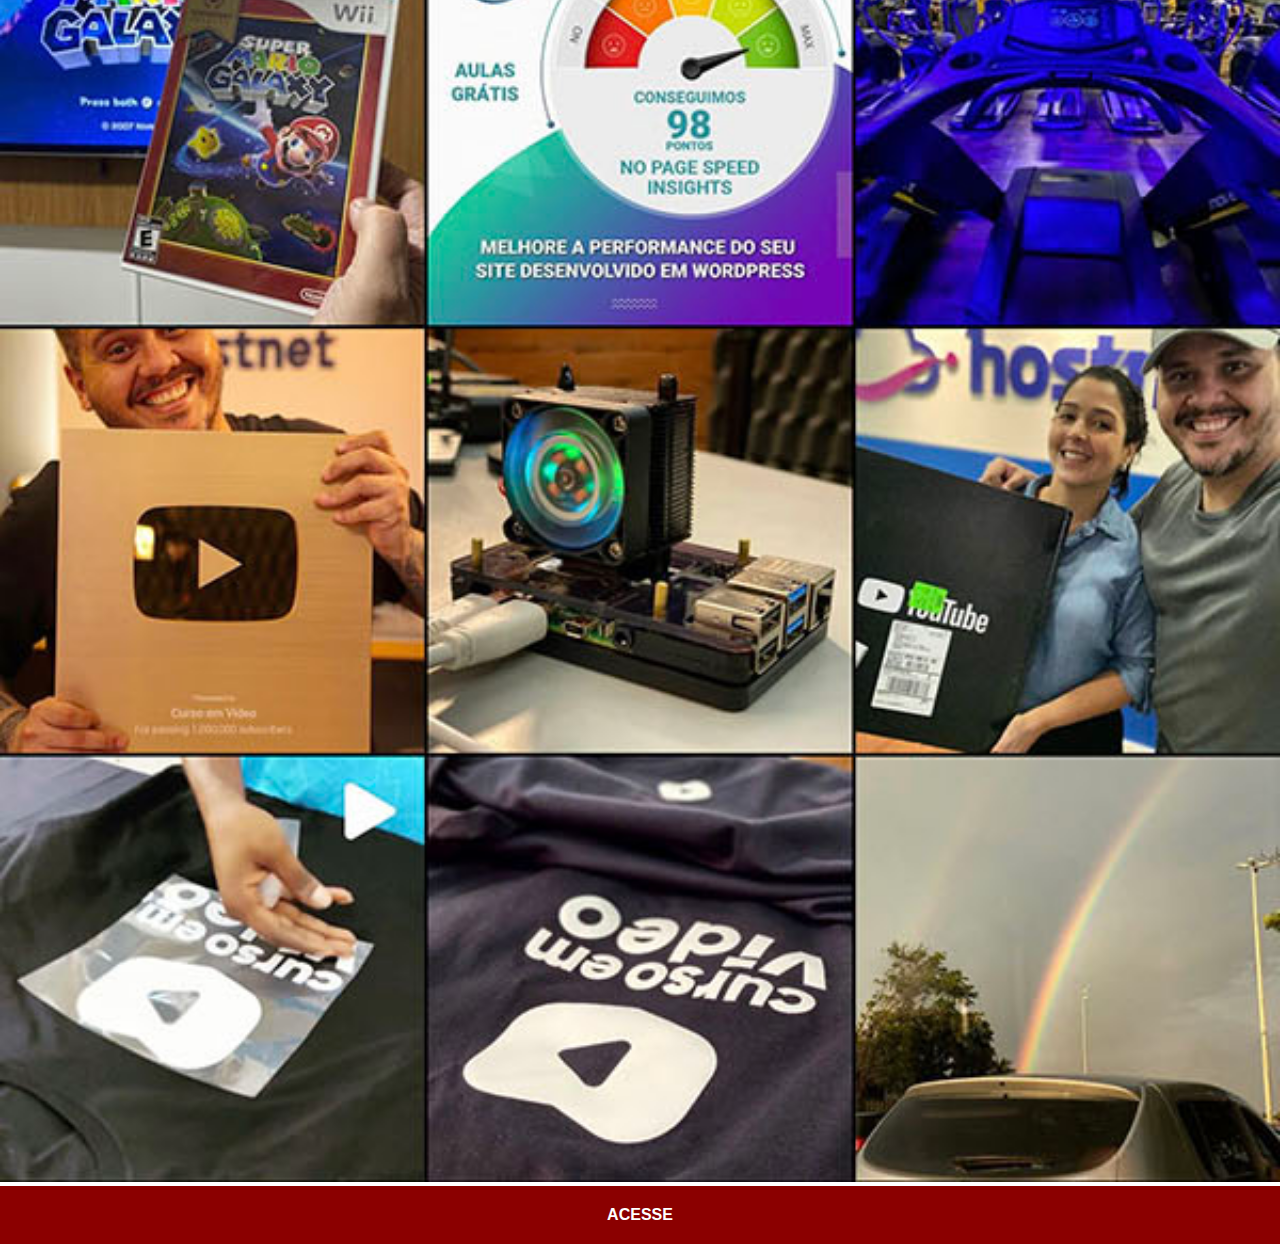
<file: instagram.html>
<!DOCTYPE html>
<html lang="pt-br">
<head>
    <meta charset="UTF-8">
    <meta name="viewport" content="width=device-width, initial-scale=1.0">
    <title>Social</title>
    <link rel="stylesheet" href="estilos/social.css">
</head>
<body>
    <img src="imagens/tela-instagram.jpg" alt="">
    <a href="">ACESSE</a>
</body>
</html>
</file>
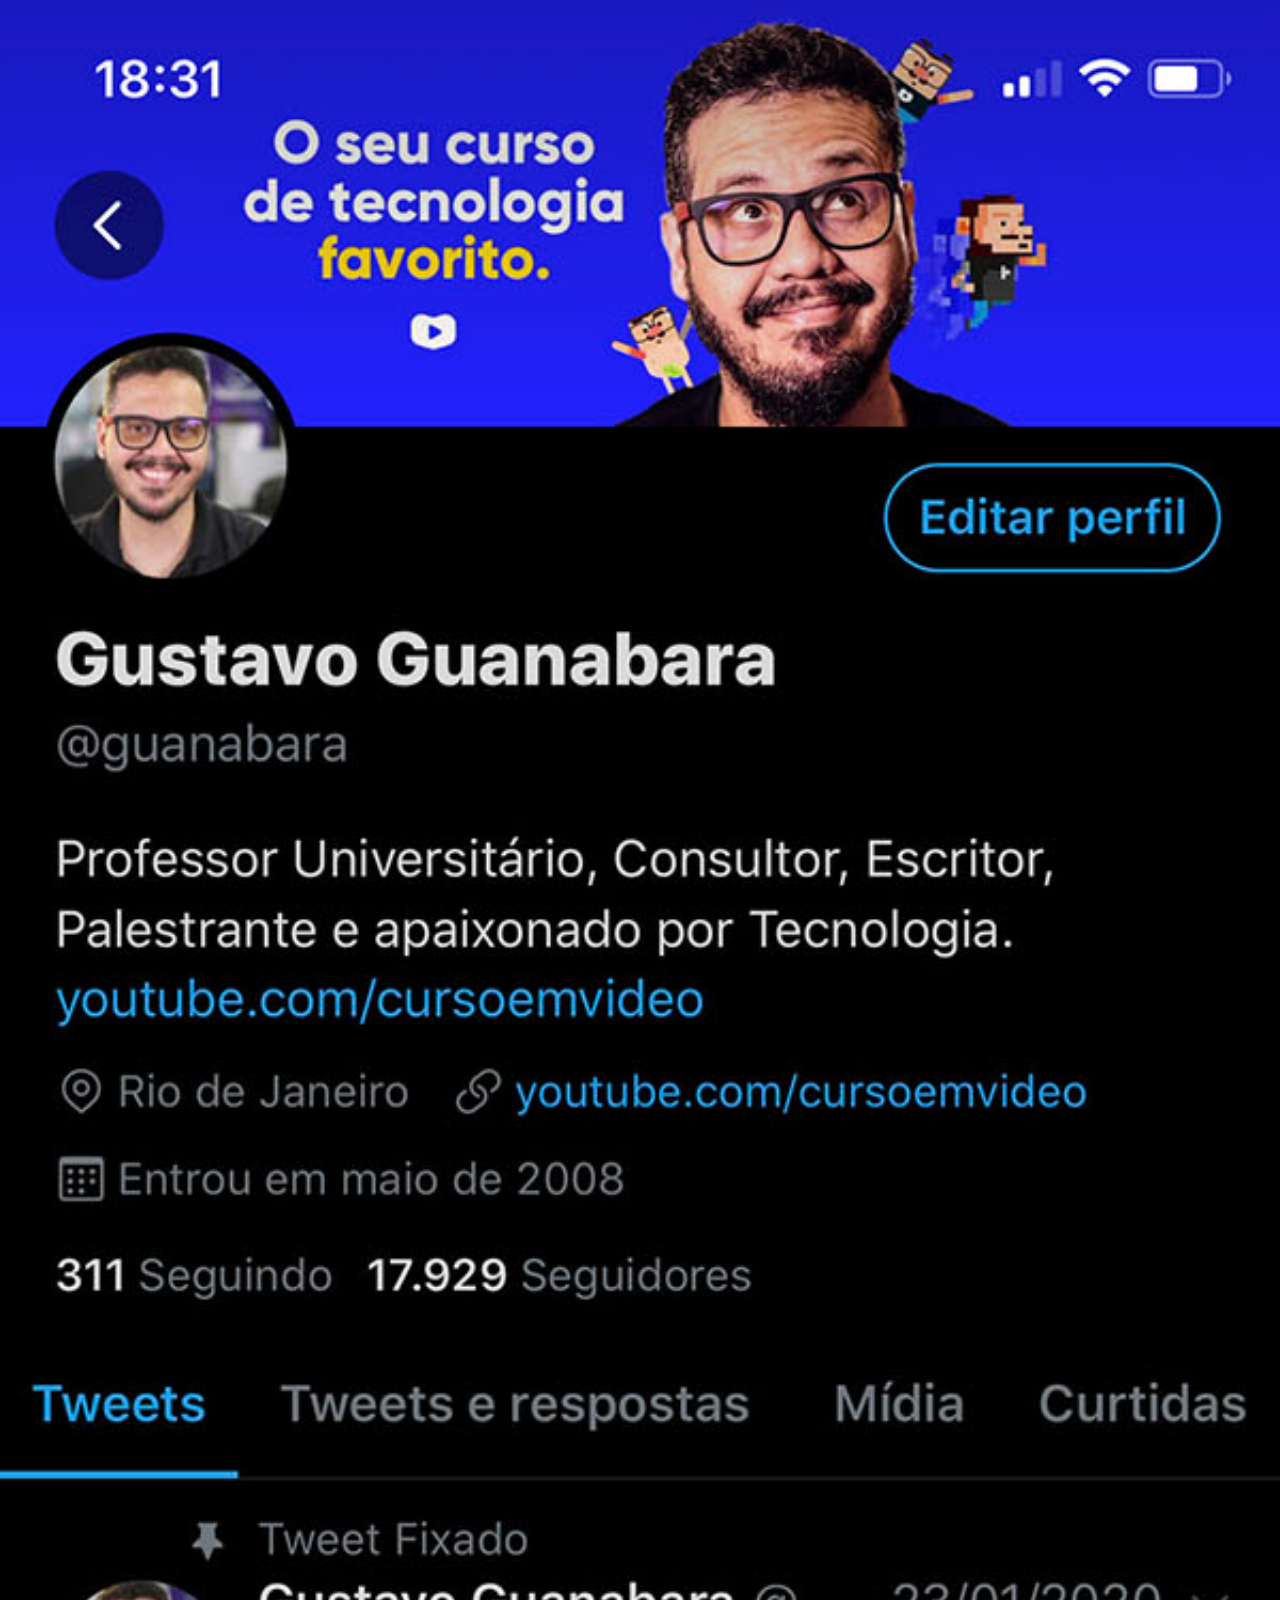
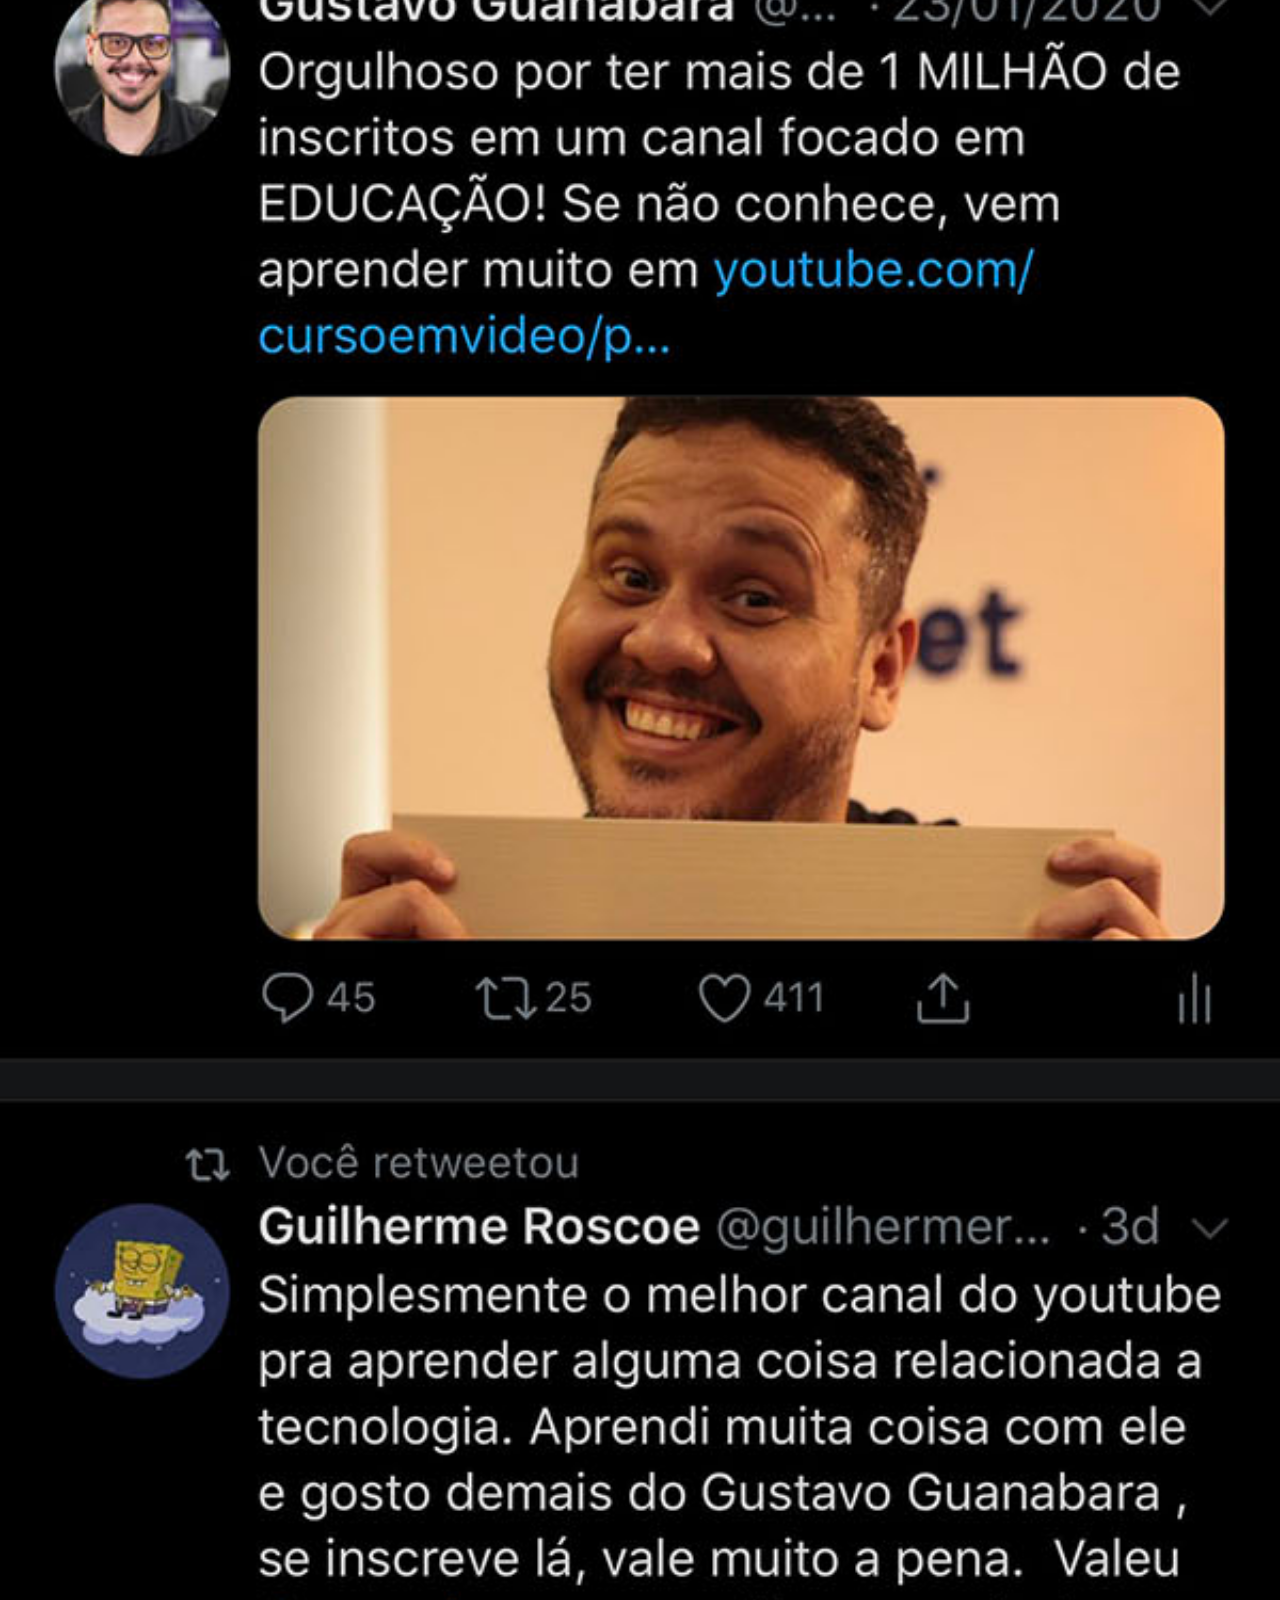
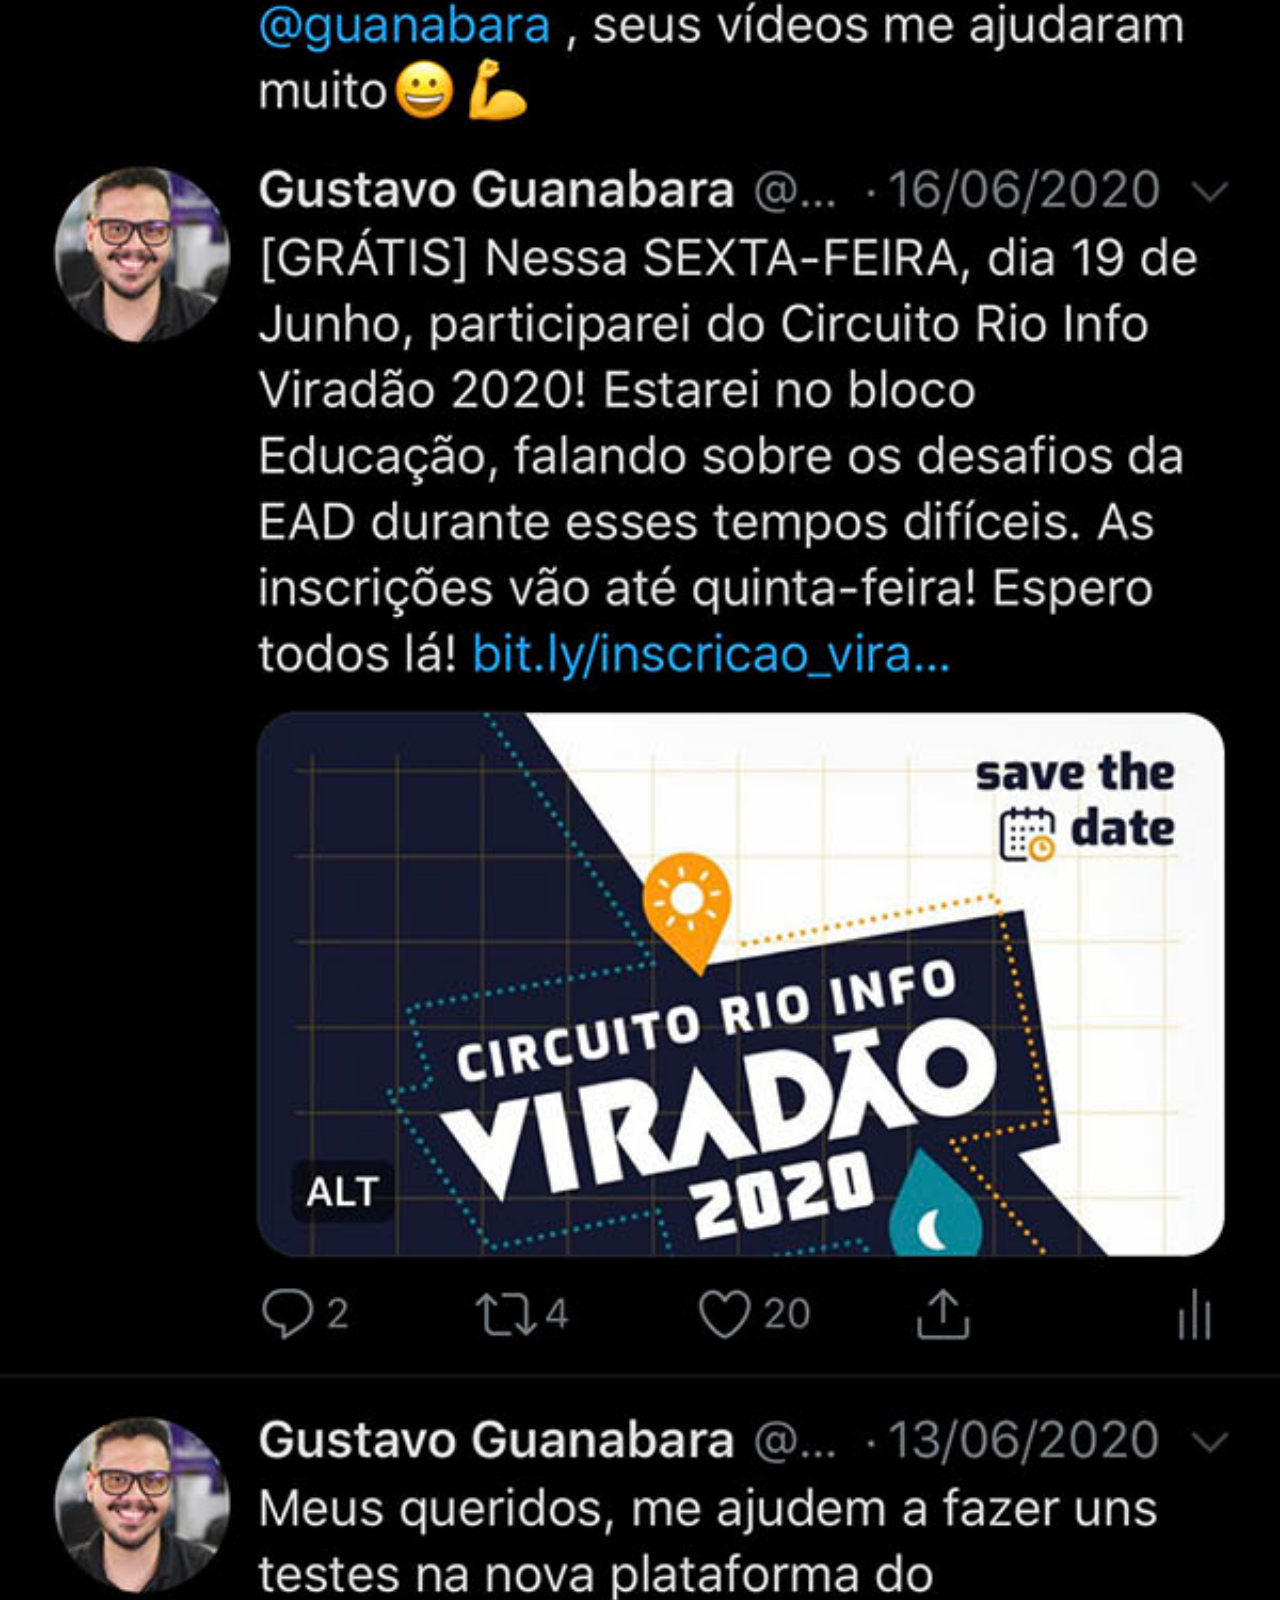
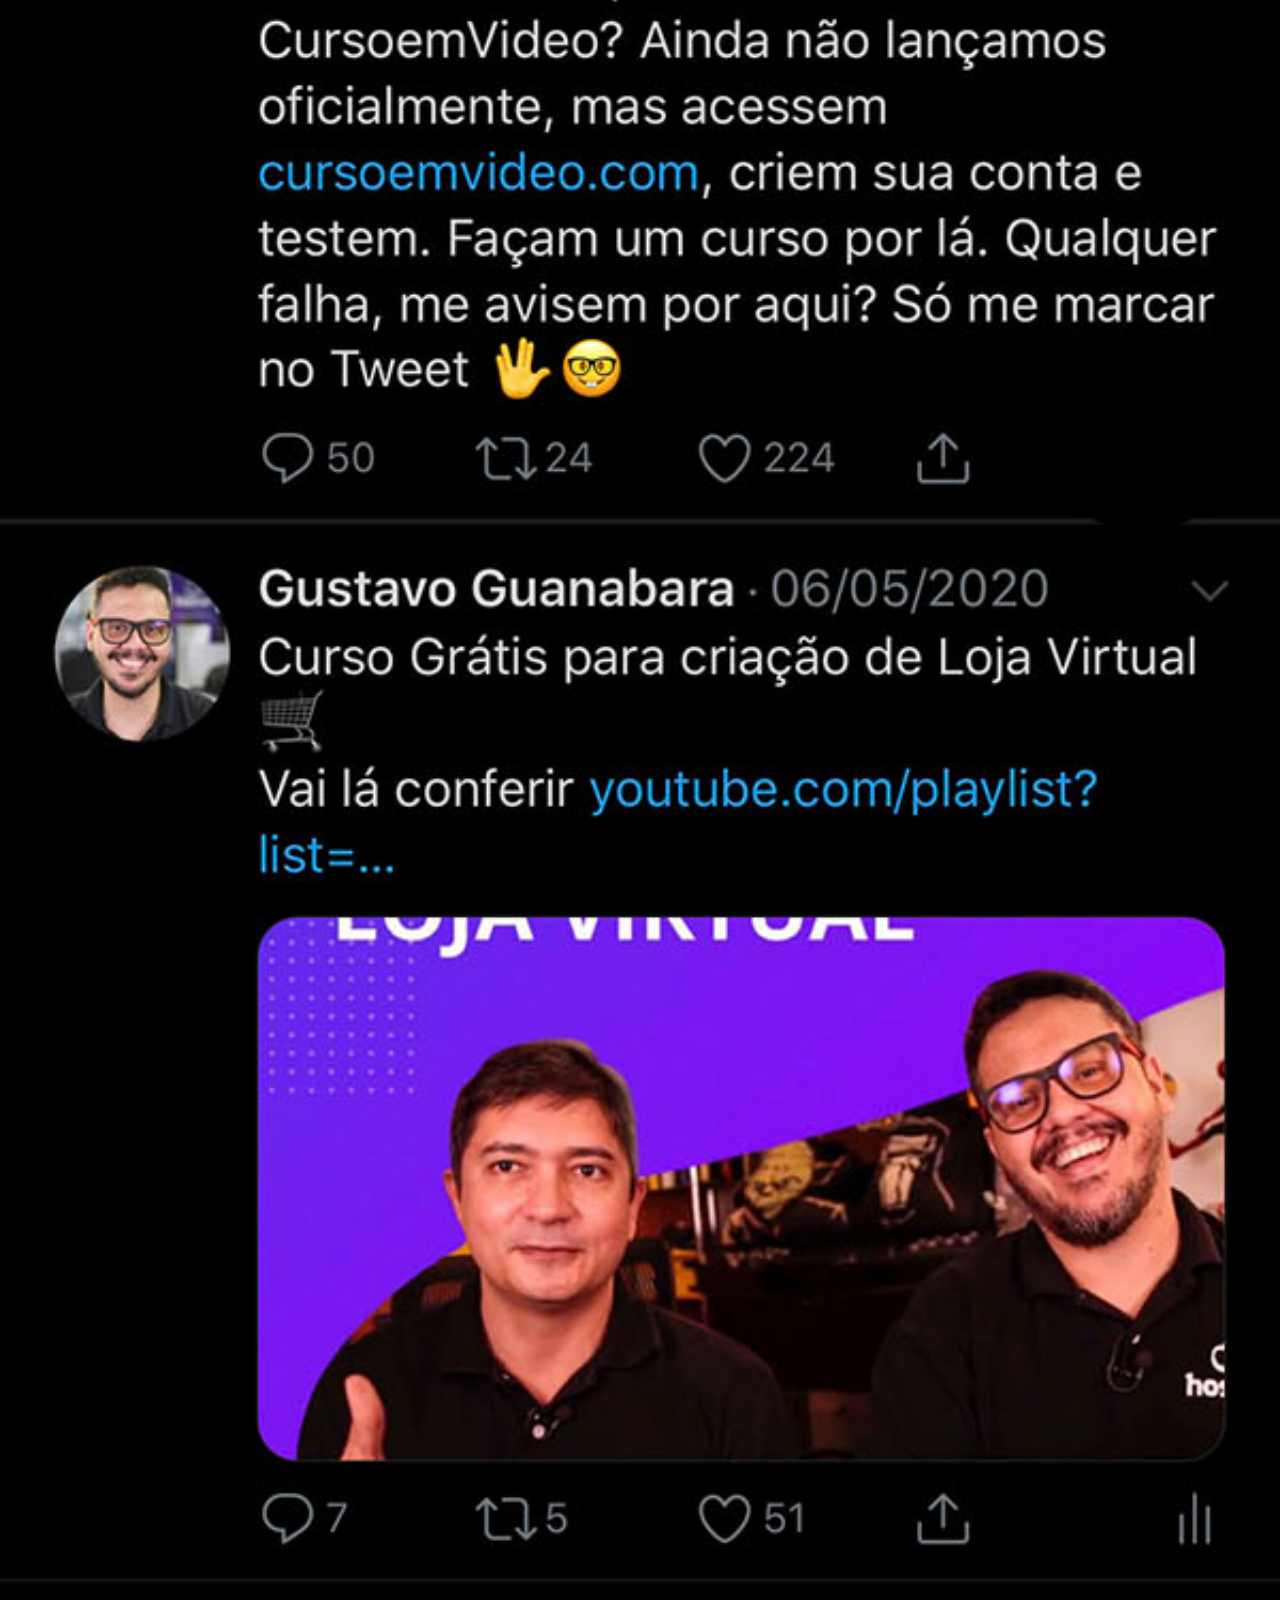
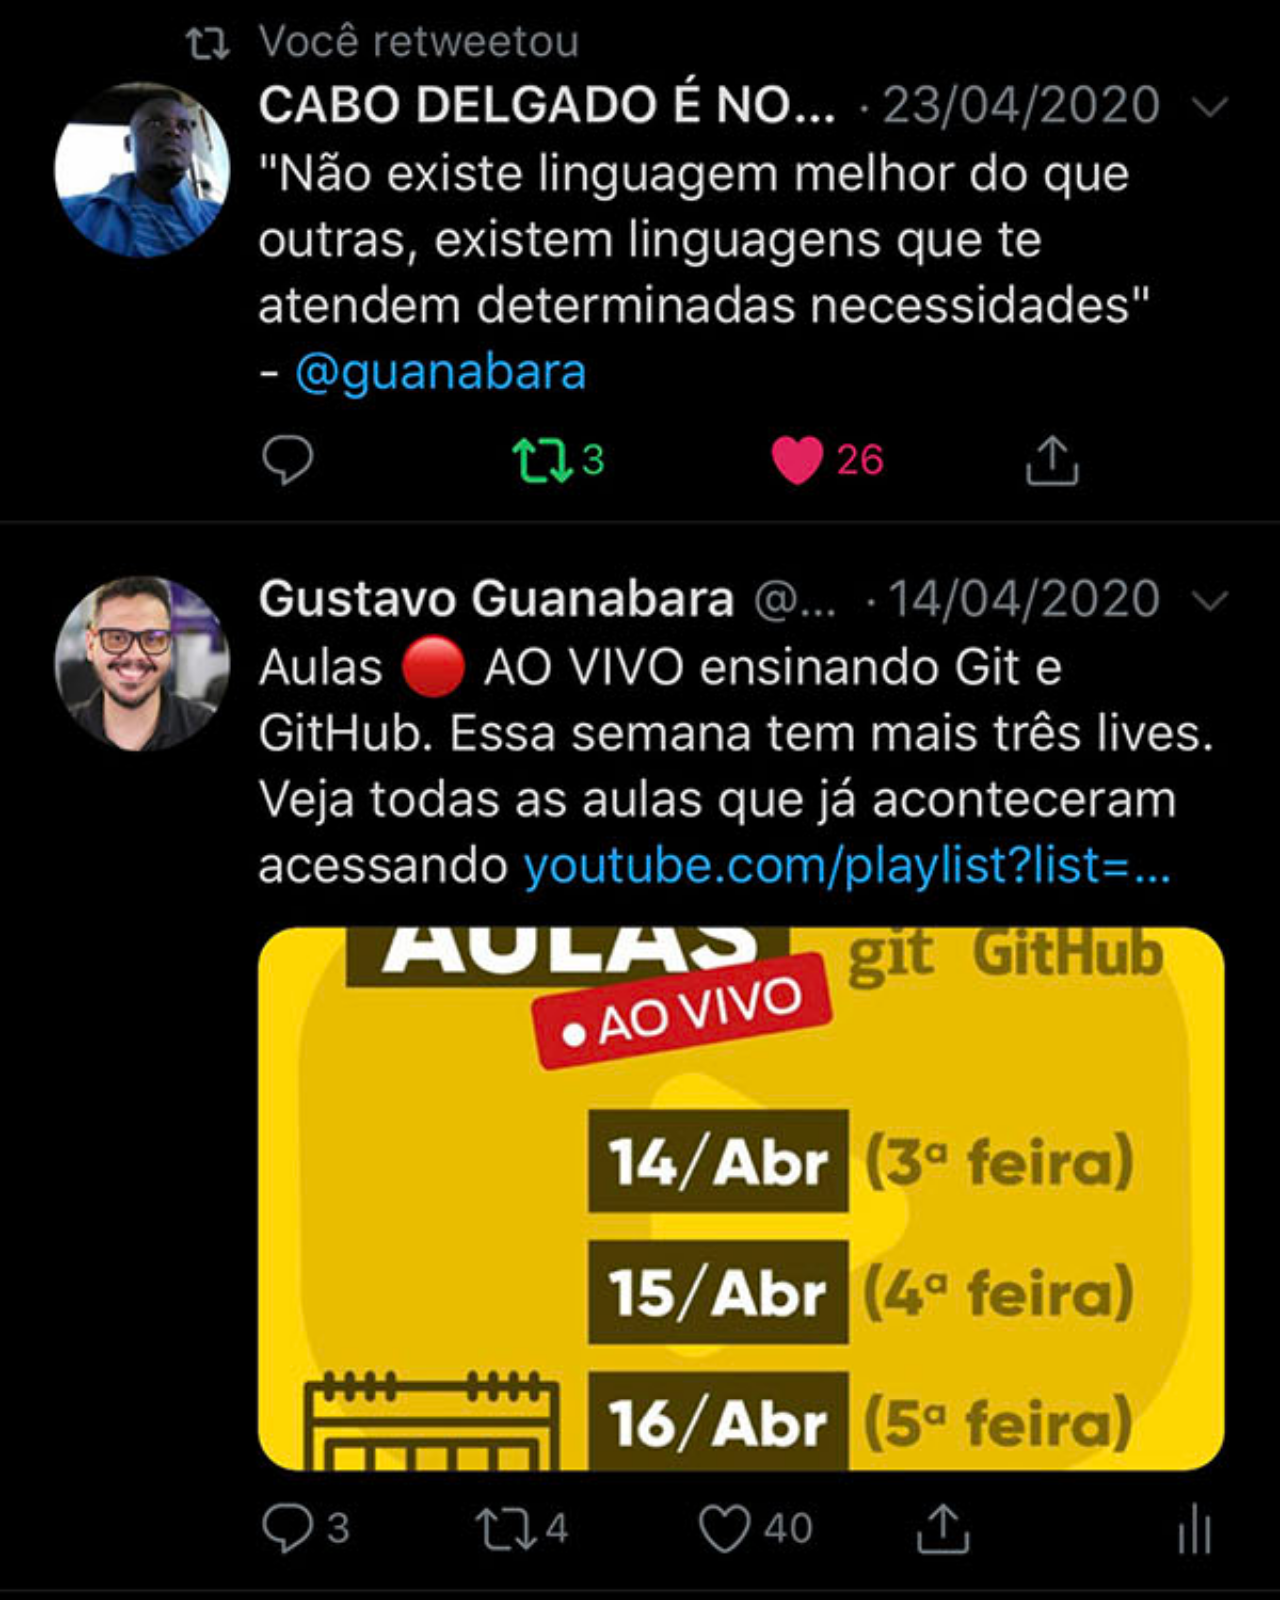
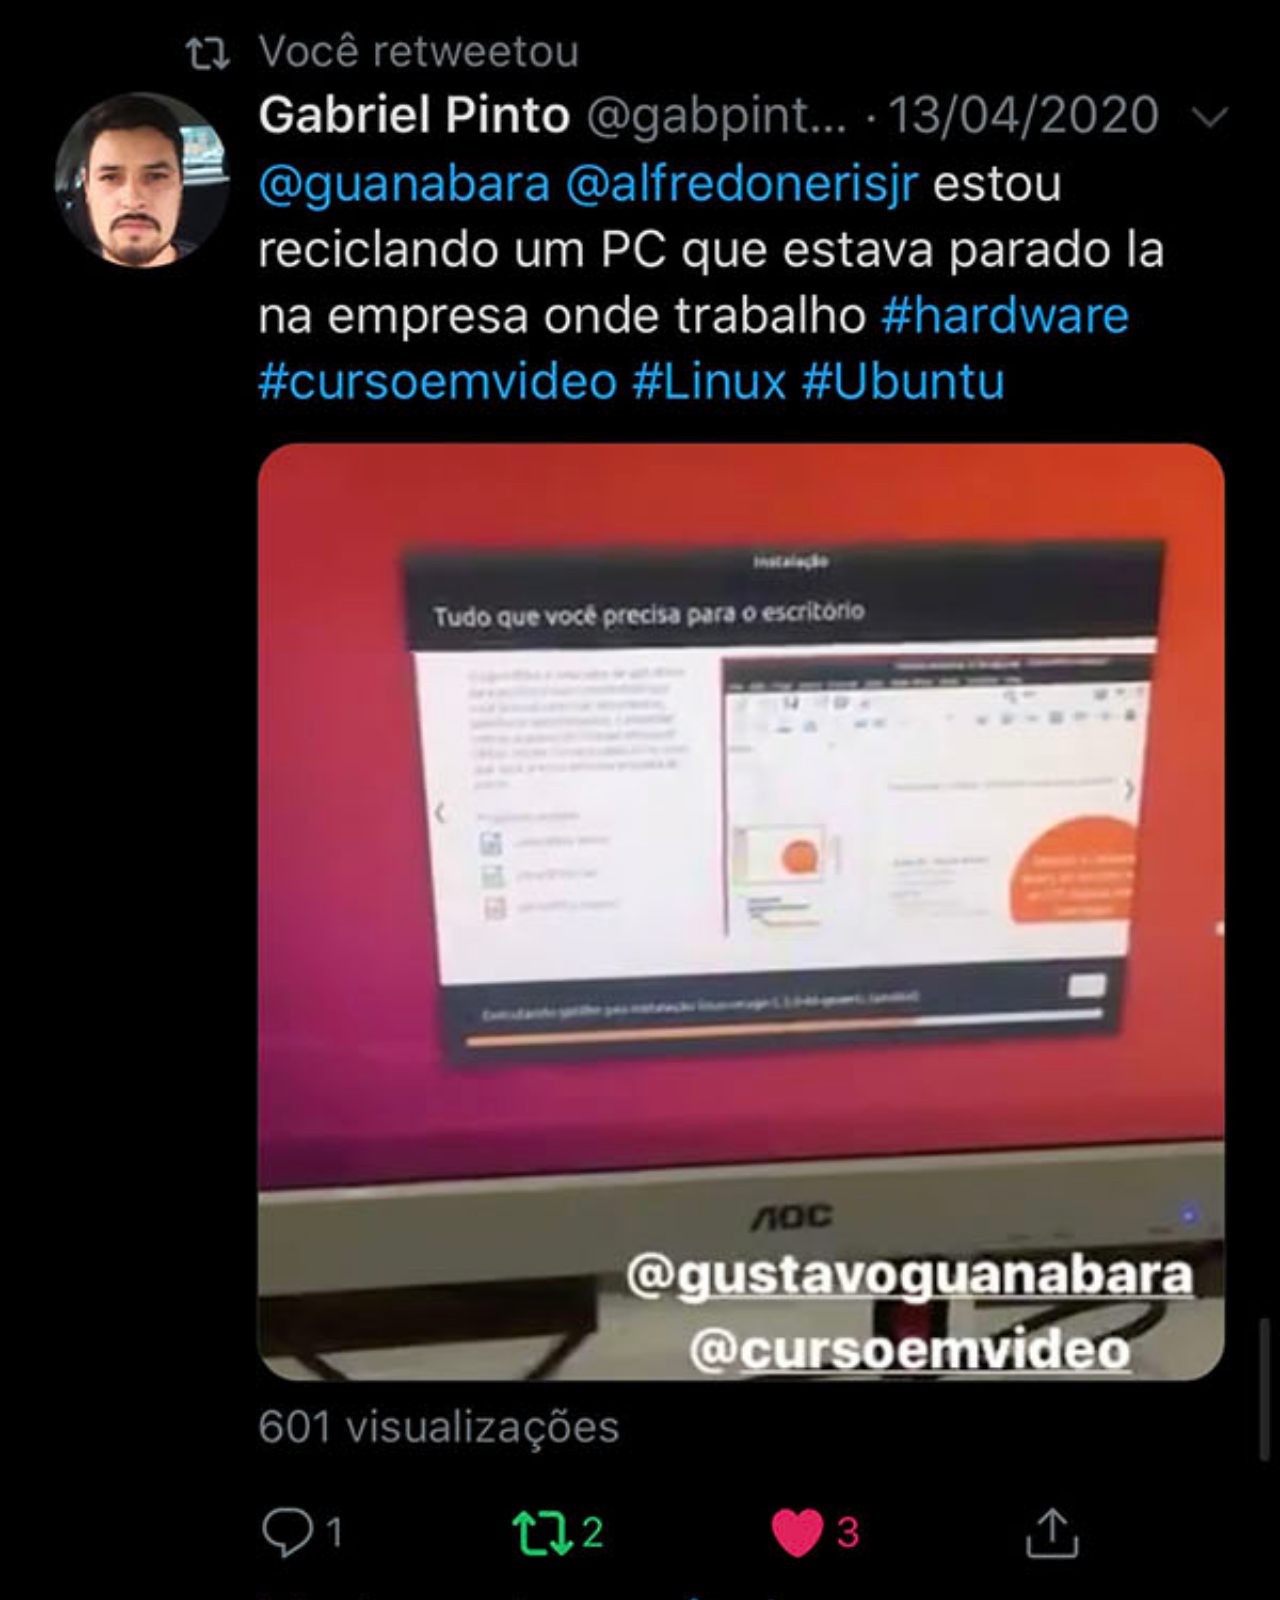
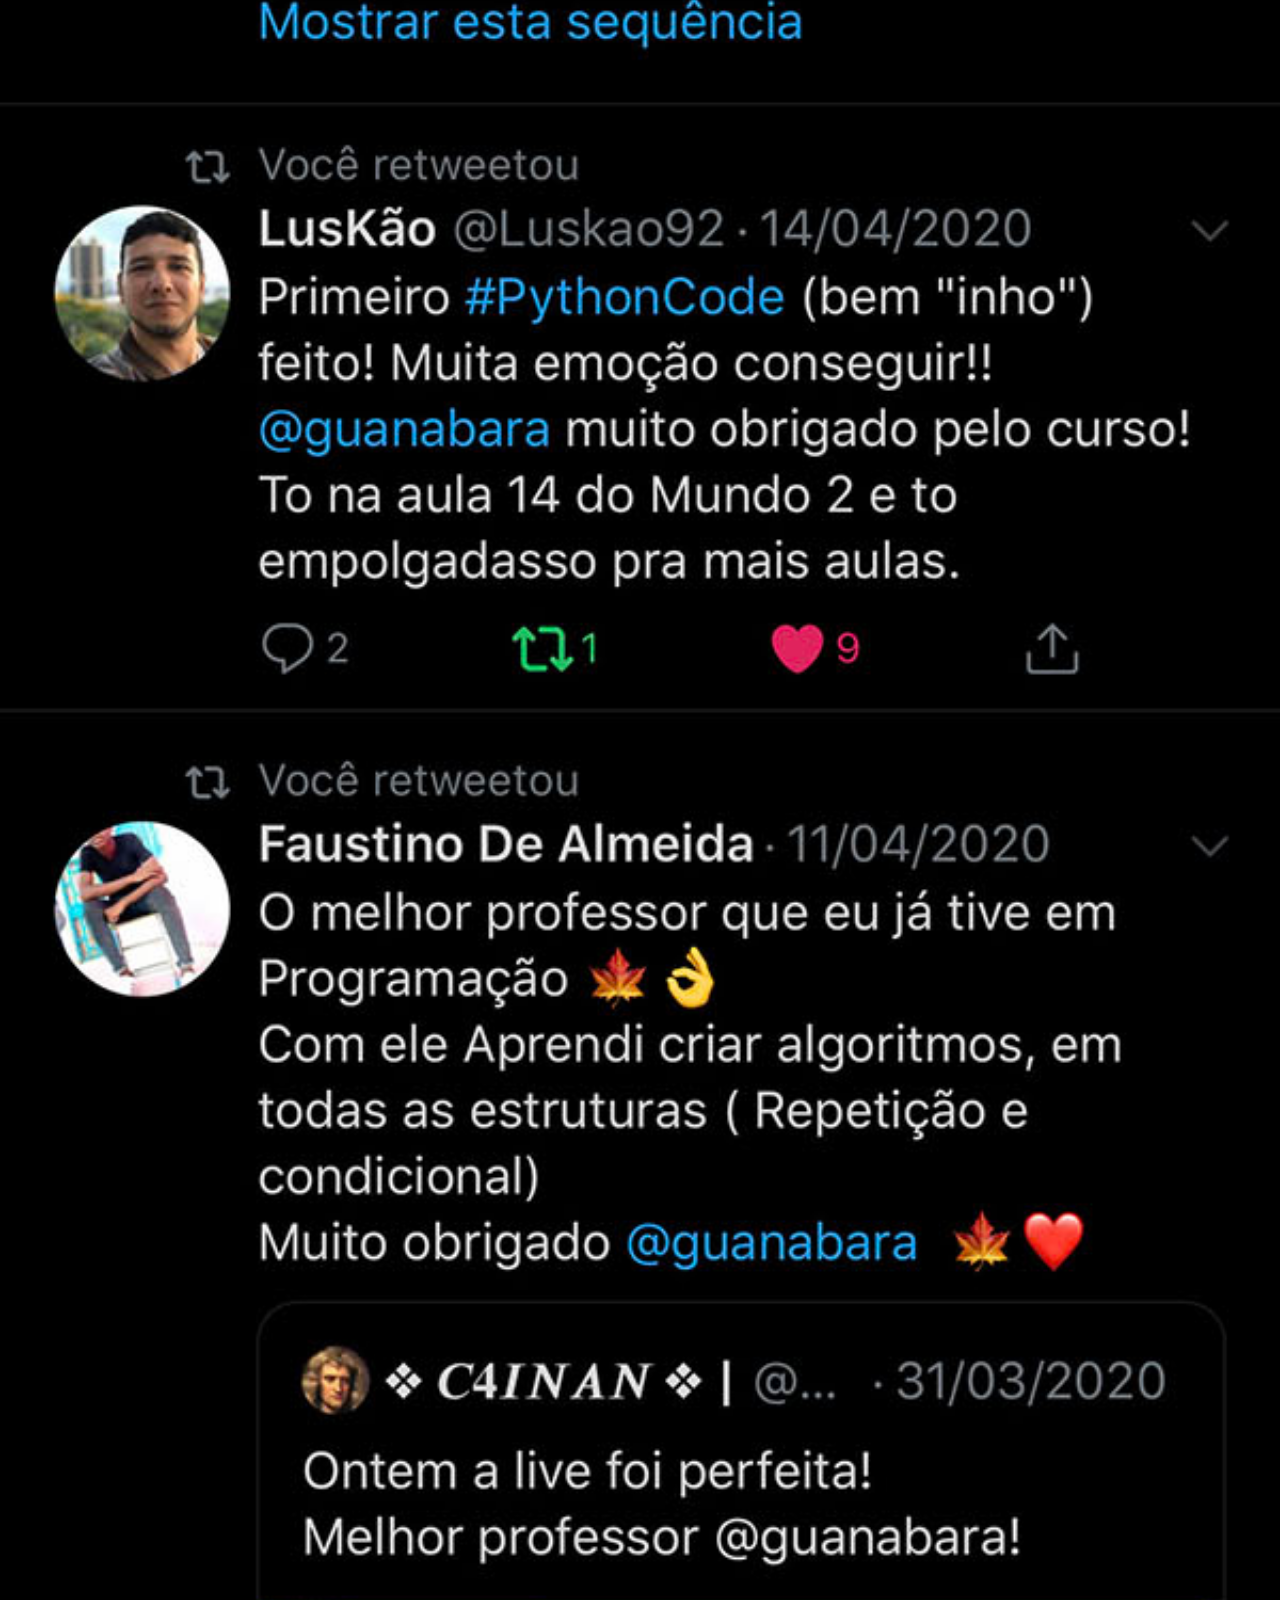
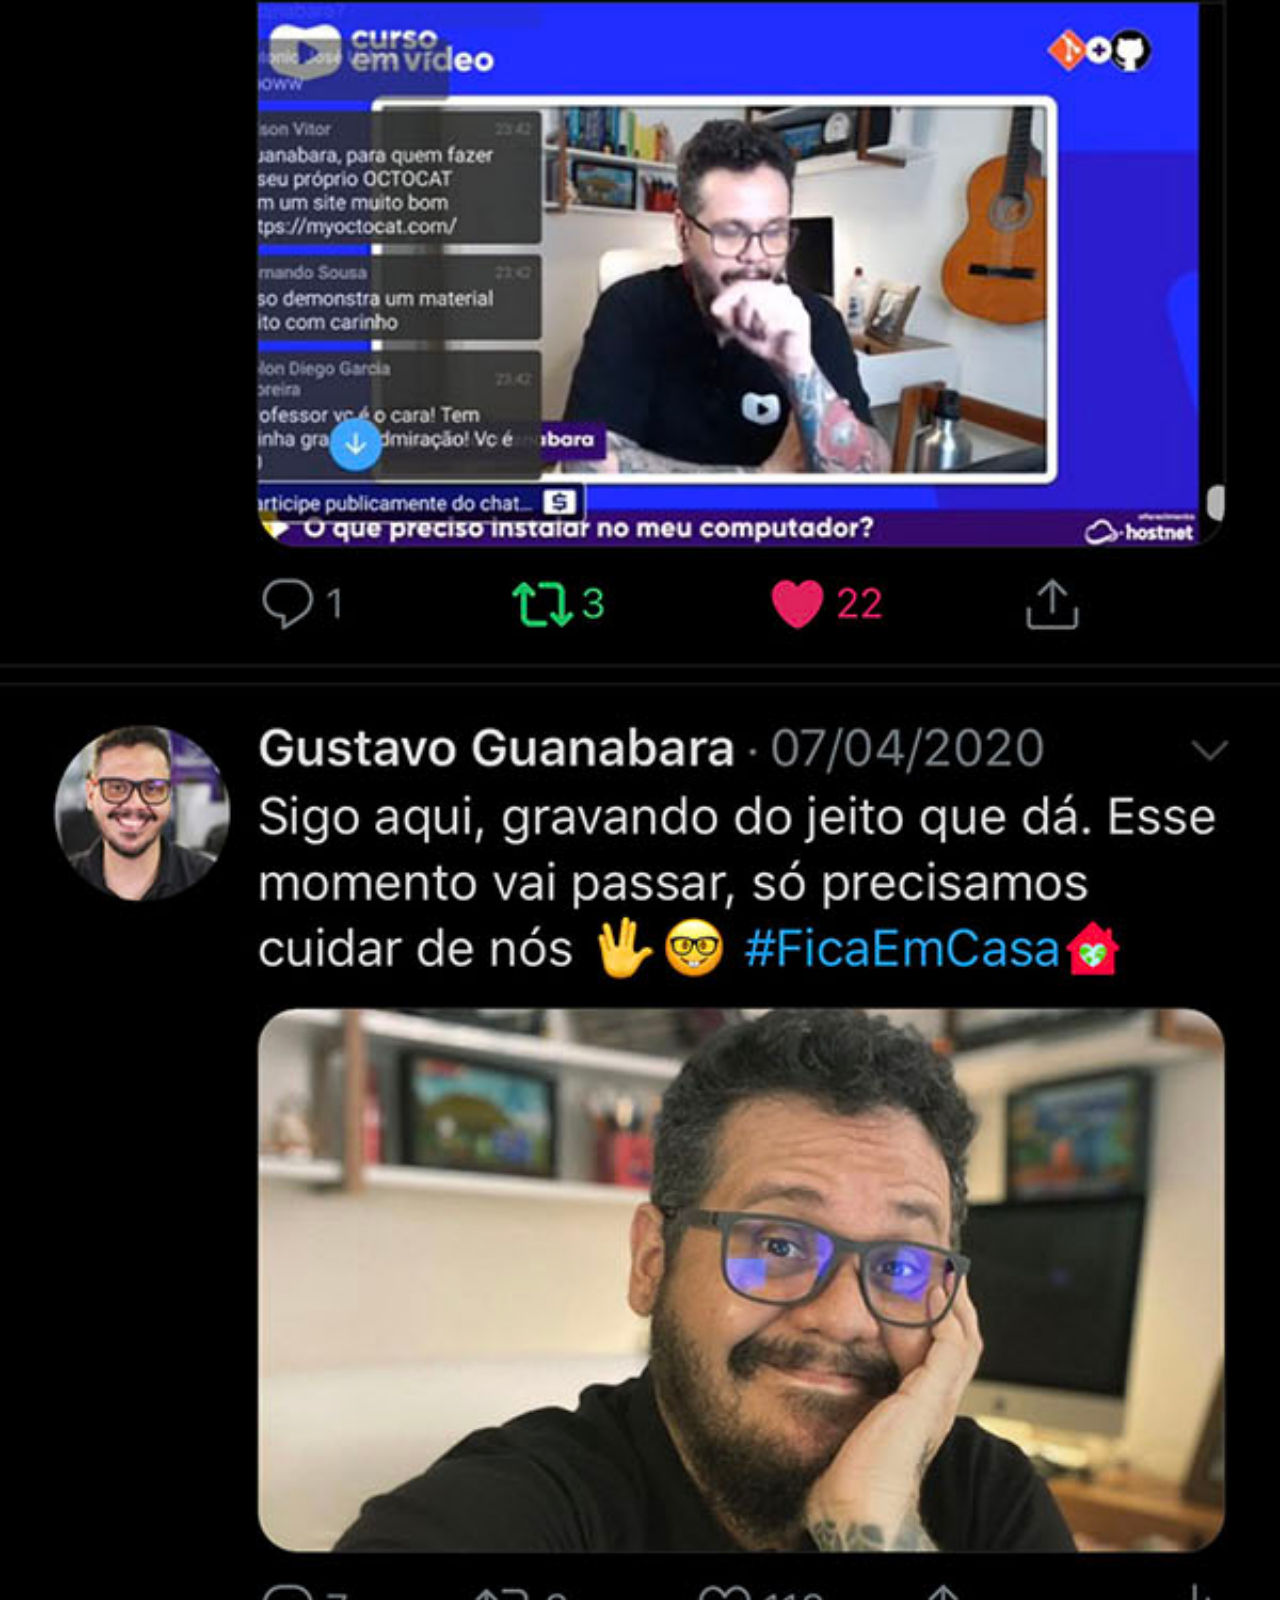
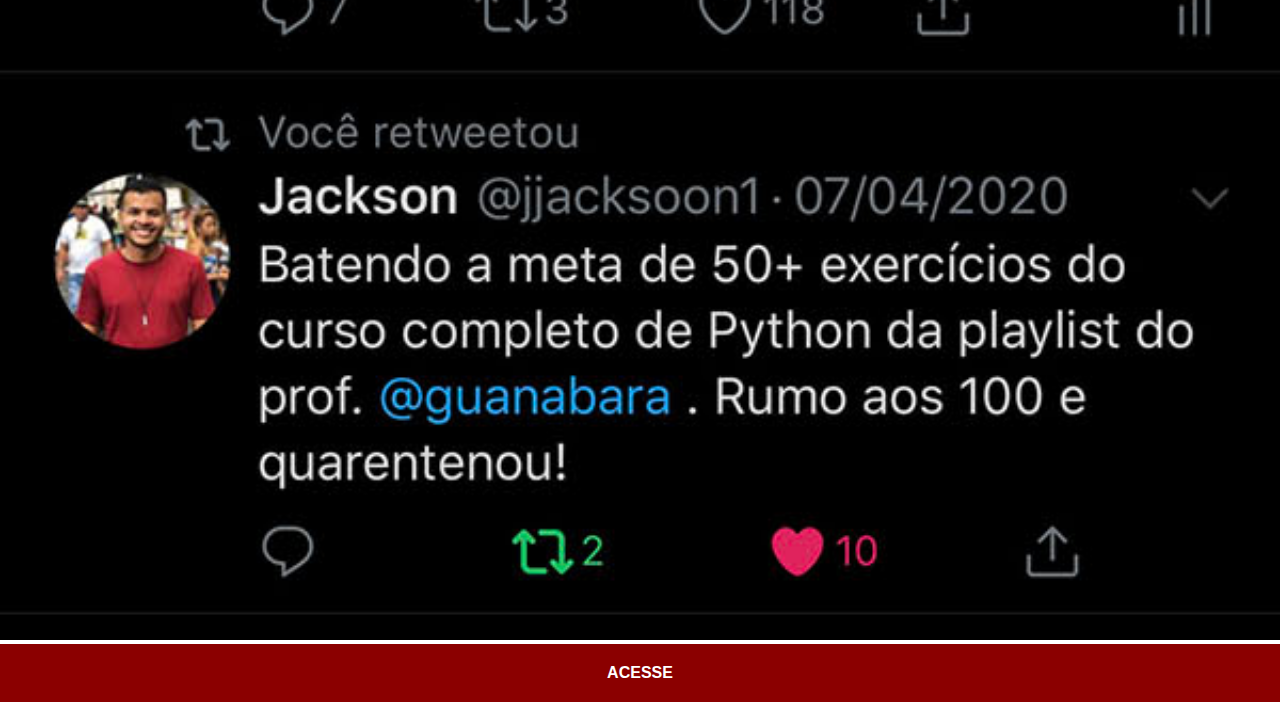
<file: x.html>
<!DOCTYPE html>
<html lang="pt-br">
<head>
    <meta charset="UTF-8">
    <meta name="viewport" content="width=device-width, initial-scale=1.0">
    <title>Social</title>
    <link rel="stylesheet" href="estilos/social.css">
</head>
<body>
    <img src="imagens/tela-twitter.jpg" alt="">
    <a href="">ACESSE</a>
</body>
</html>
</file>
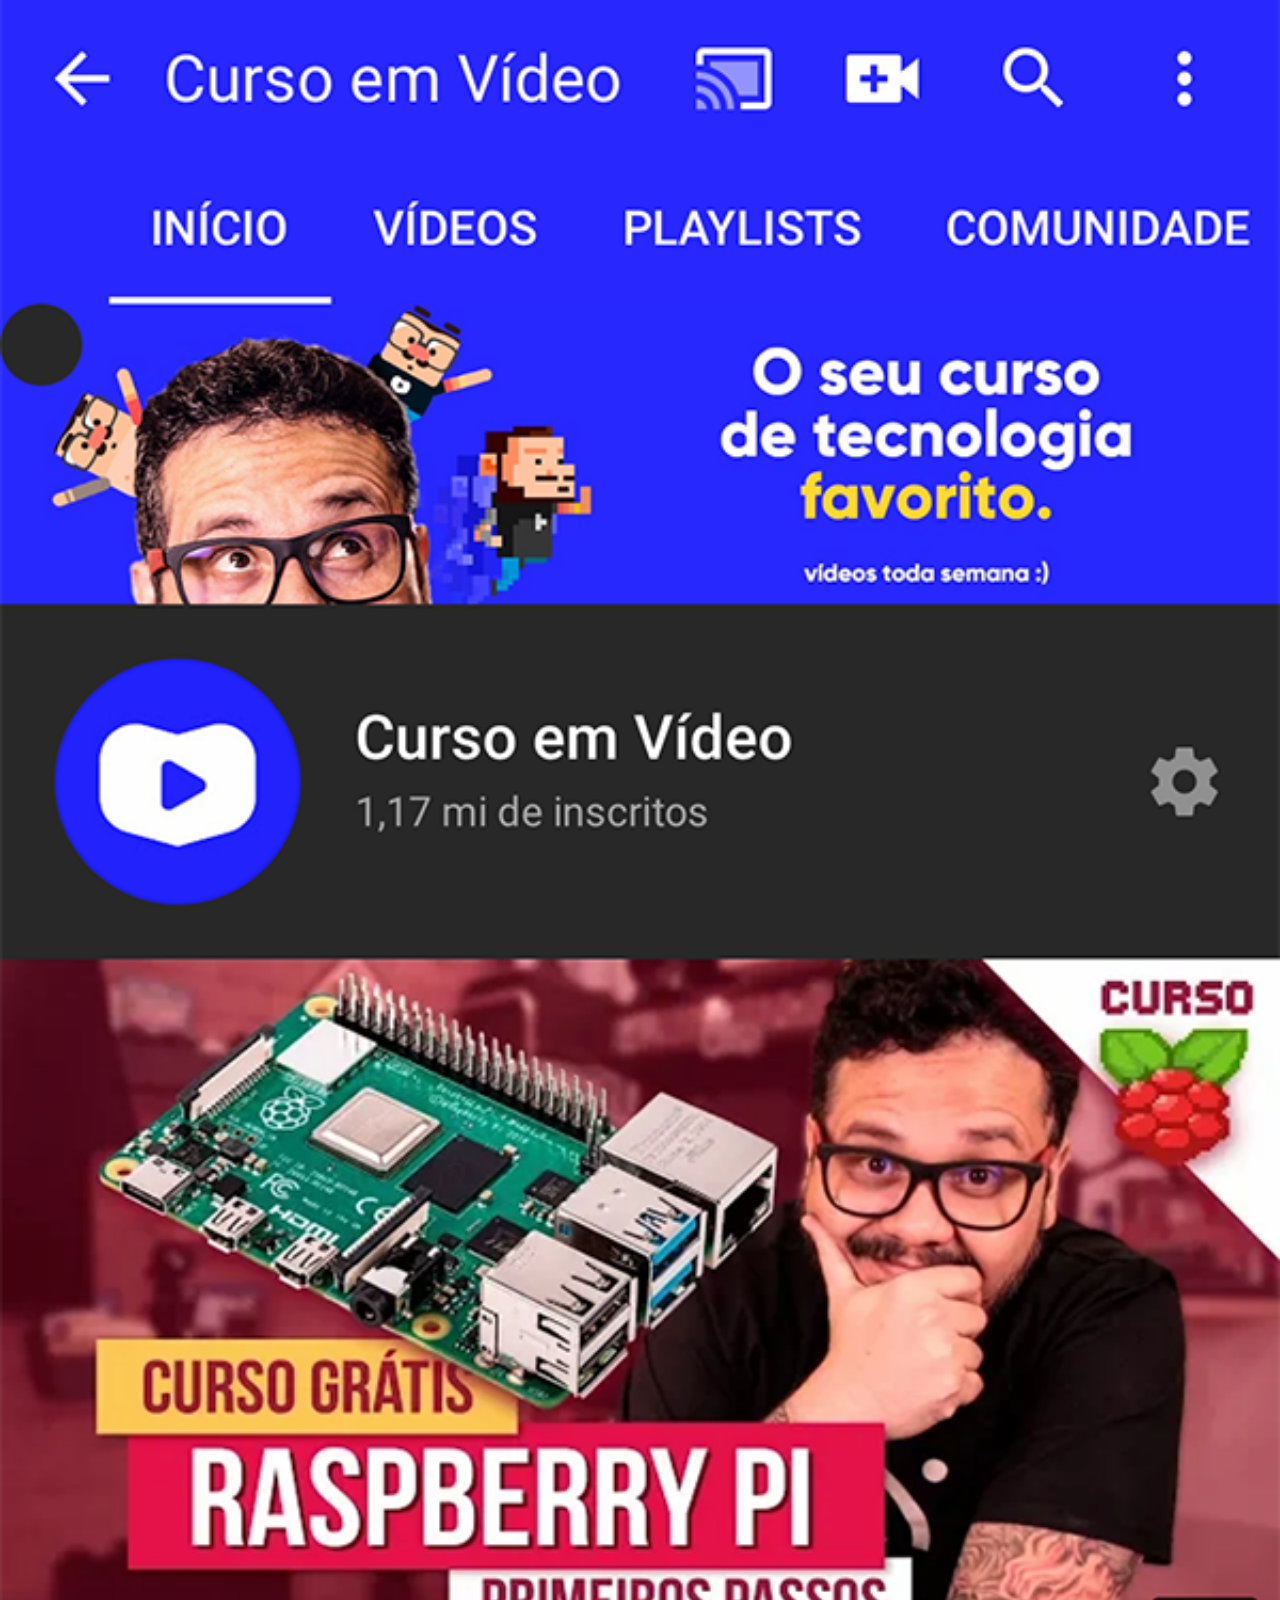
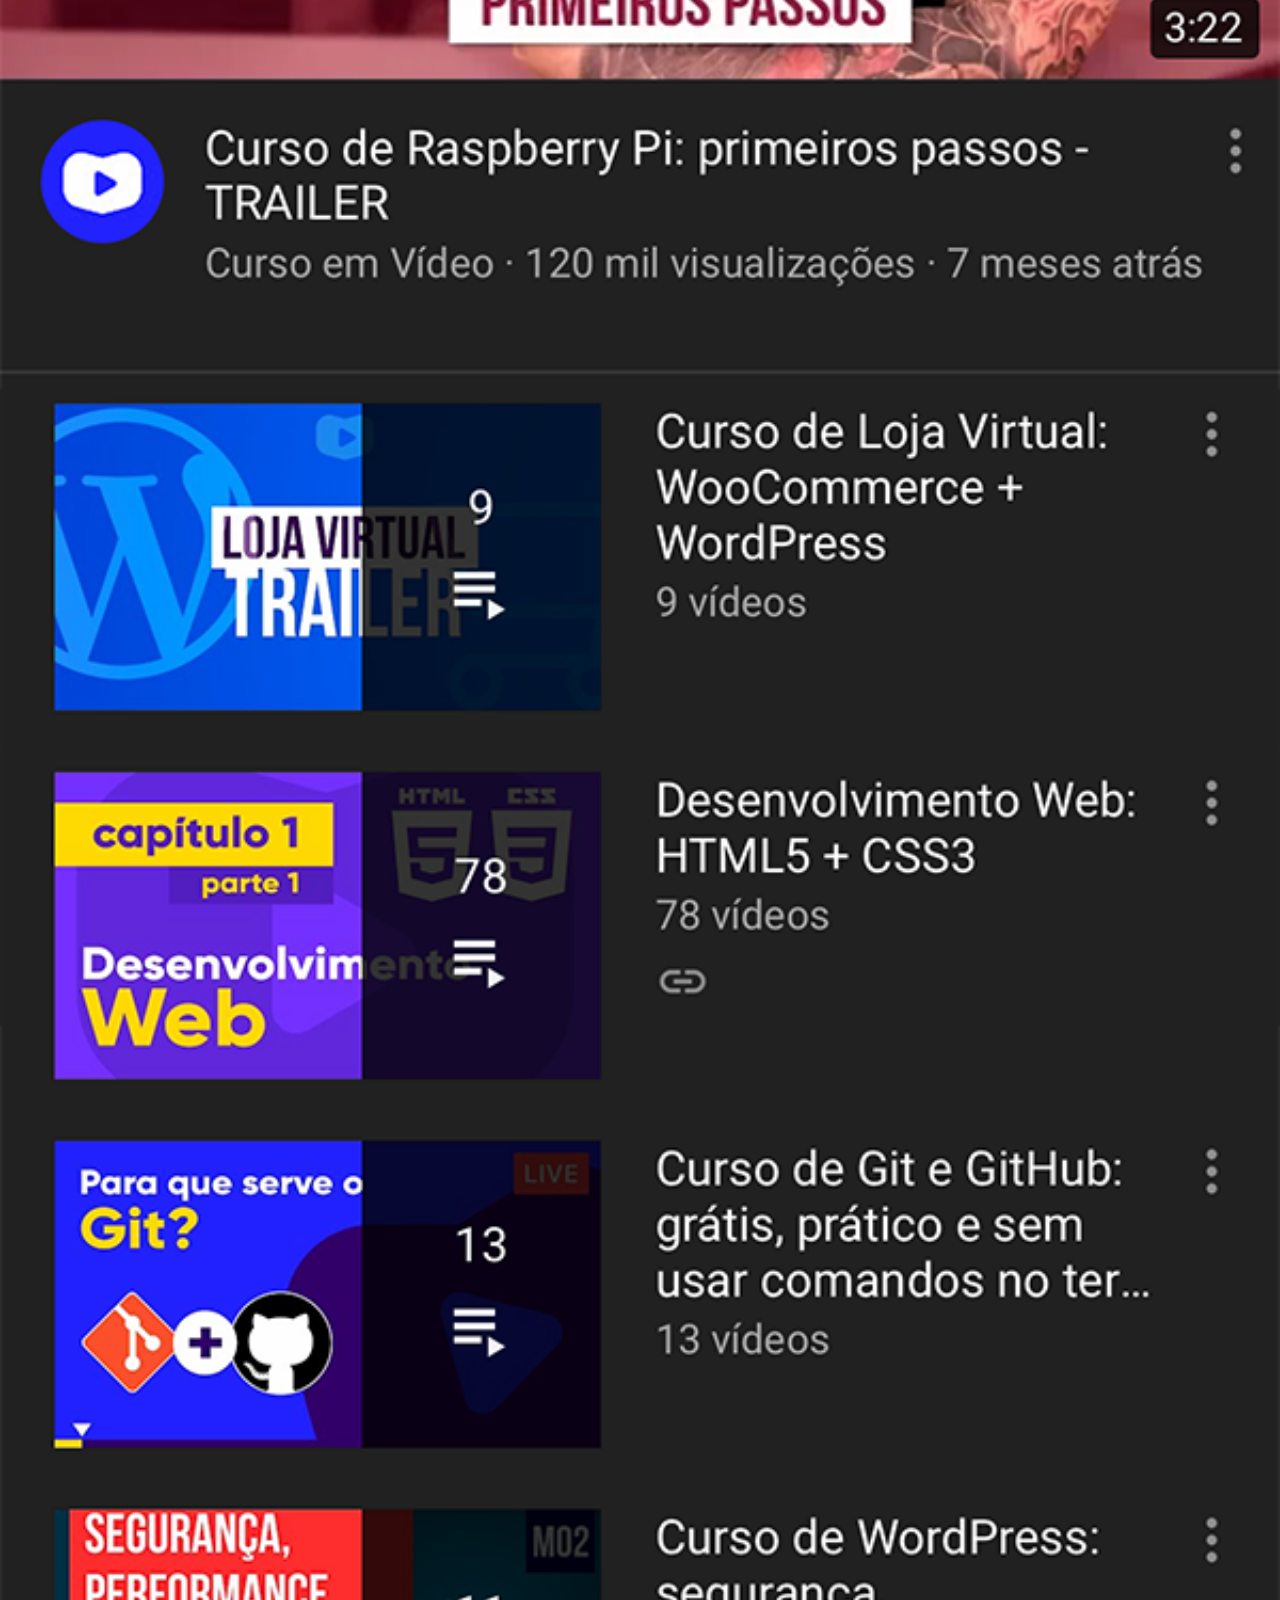
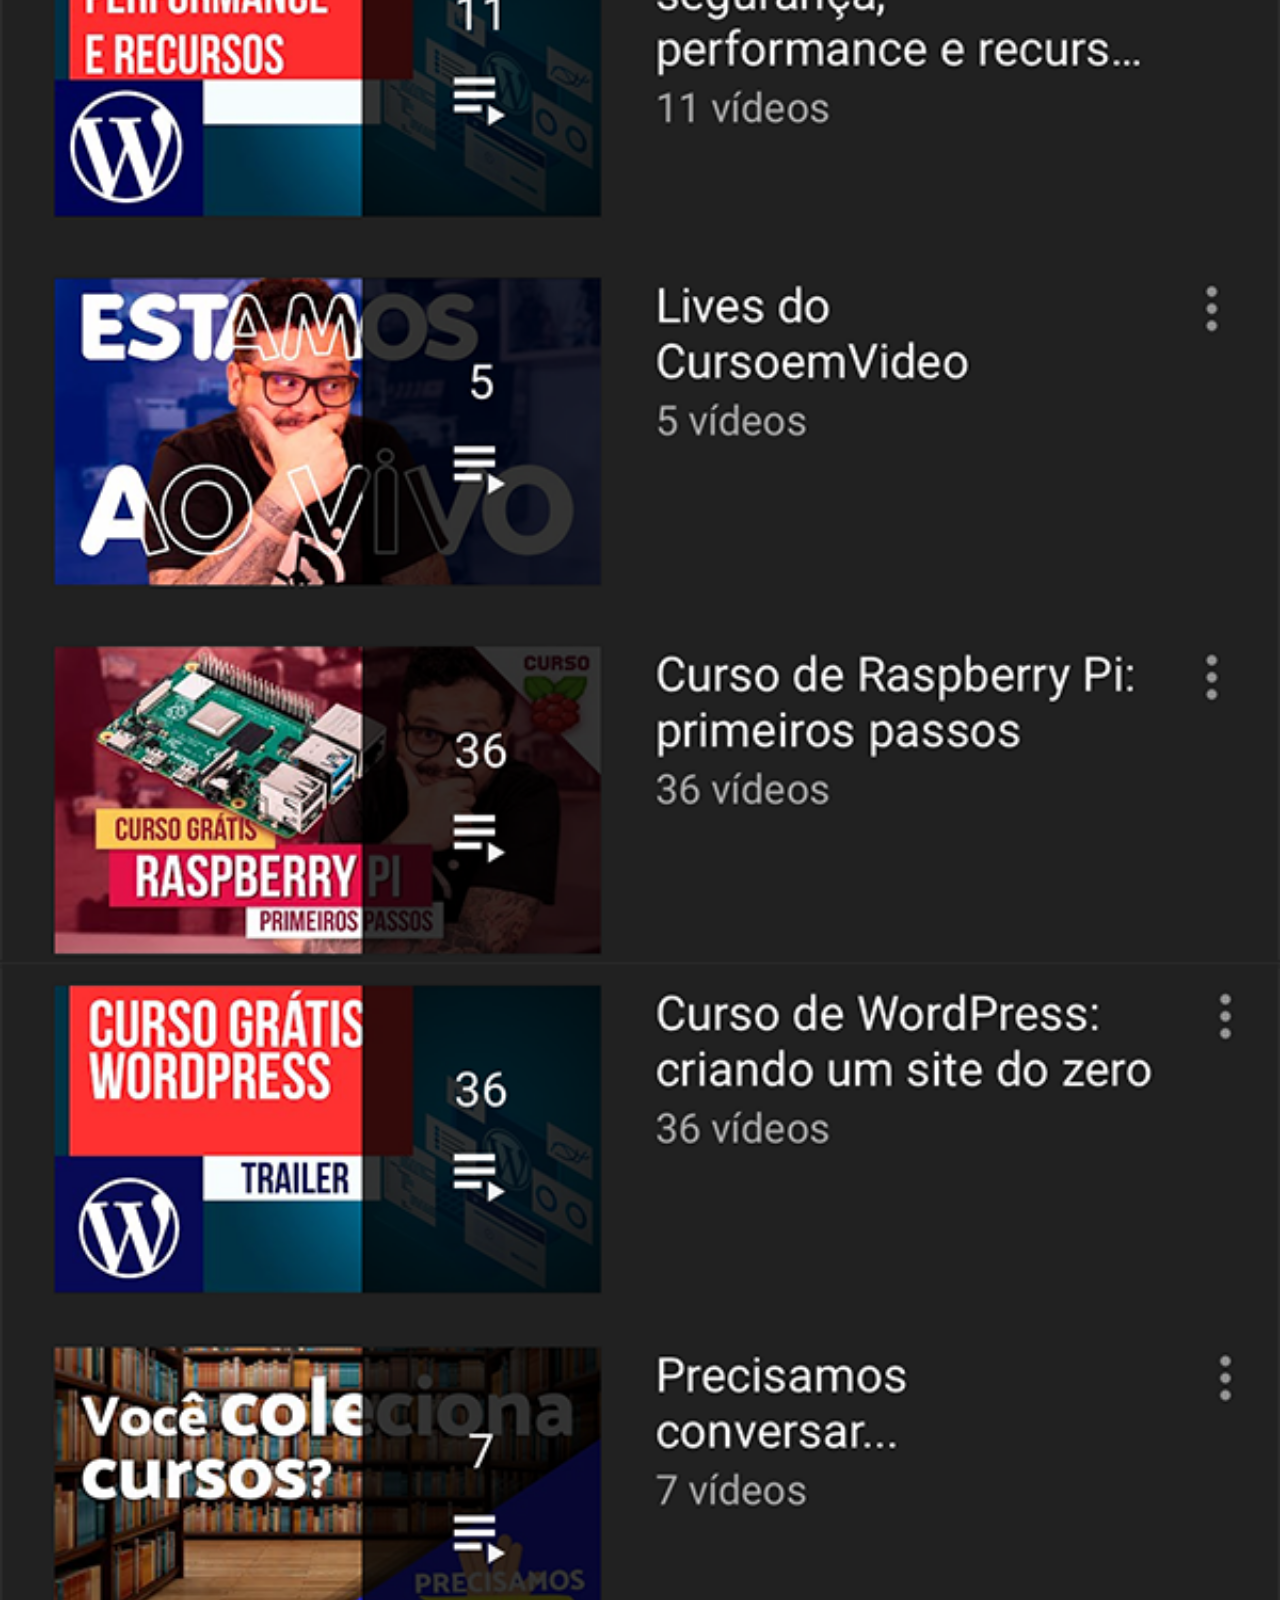
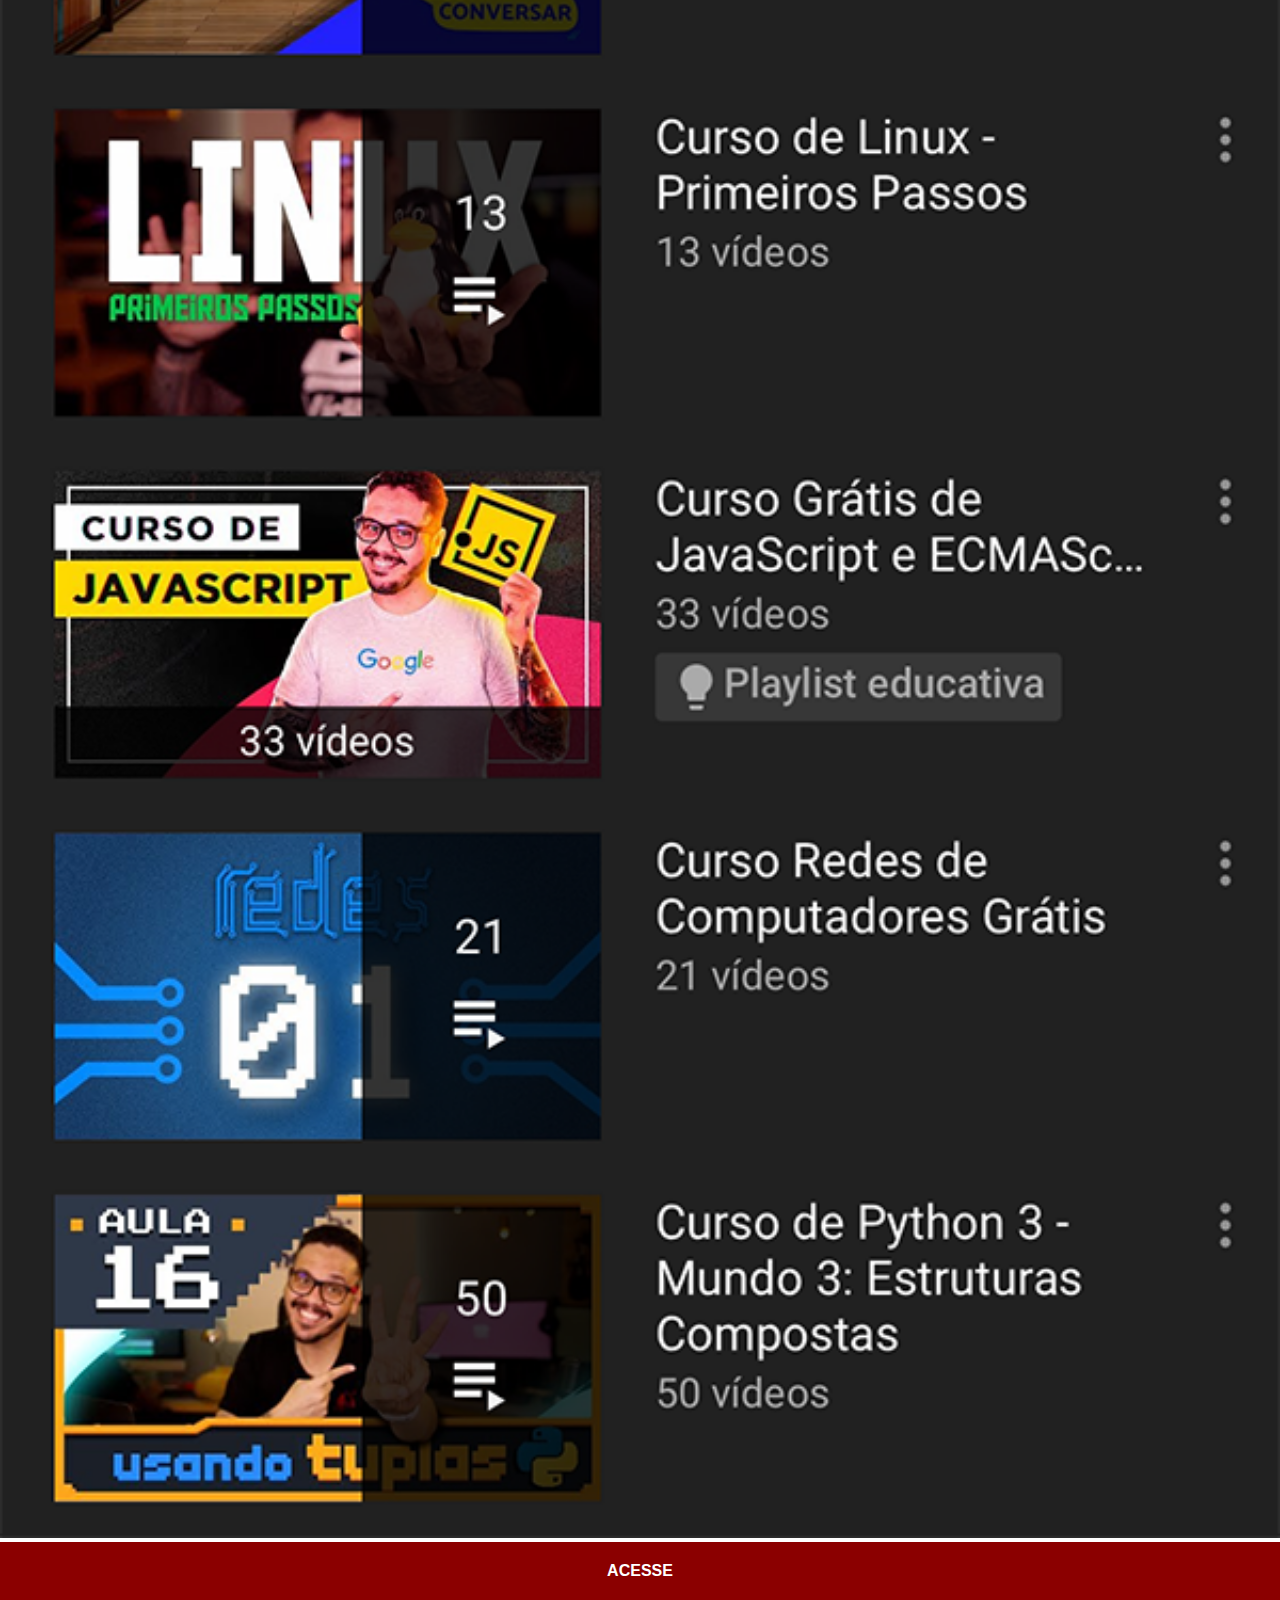
<file: youtube.html>
<!DOCTYPE html>
<html lang="pt-br">
<head>
    <meta charset="UTF-8">
    <meta name="viewport" content="width=device-width, initial-scale=1.0">
    <title>YouTube</title>
<link rel="stylesheet" href="estilos/social.css">
</head>
<body>
    <img src="imagens/tela-youtube.png" alt="YouTube">
    <a href="https://www.youtube.com/c/CursoemV%C3%ADdeo/playlists" target="_blank">ACESSE</a>
</body>
</html>
</file>
<file: estilos/style.css>
@charset "UTF-8";
* {
    margin: 0px;
    padding: 0px;
}

html, body {
    background-color: black;
    height: 100vh;
    width: 100vw;
}

main {
    background: url('../imagens/fundo-madeira.jpg');
    background-attachment: fixed;
    position: relative;
    height: 100vh;   
}

section#telefone {
    background: url('../imagens/frame-iphone.png') no-repeat;
    position: absolute;
    top: 50%;
    left: 50%;
    transform: translate(-50%, -50%);

    height: 627px;
    width: 311px;
}

iframe#tela {
    position: relative;
    top: 80px;
    left: 22px;
    width: 269px;
    height: 471px;
}

section#redes-sociais {
    text-align: right;
}

section#redes-sociais img {
    width: 50px;
    margin: 10px;
    border-radius: 50%;
    box-shadow: 2px 2px 5px rgba(0, 0, 0, 0.514);

}

section#redes-sociais img:hover {
    border: 2px solid rgba(255, 255, 255, 0.438);
    transform: translate(-3px, -3px);
    box-shadow: 5px 5px 10px black;
    transition: transform 0.5s;
}
</file>
<file: estilos/social.css>
@charset "UTF-8";

    * {
        margin: 0px;
        padding: 0px;
        font-family: Arial, Helvetica, sans-serif;
    }

    ::-webkit-scrollbar {
        width: 0px;
        height: 0px;
    }

    img {
        width: 100vw;
    }

    a {
        display: block;
        background-color: darkred;
        color: white;
        padding: 20px;
        text-align: center;
        font-weight: bolder;
        text-decoration: none;
    }

    a:hover {
        background-color: red;
    }
</file>
